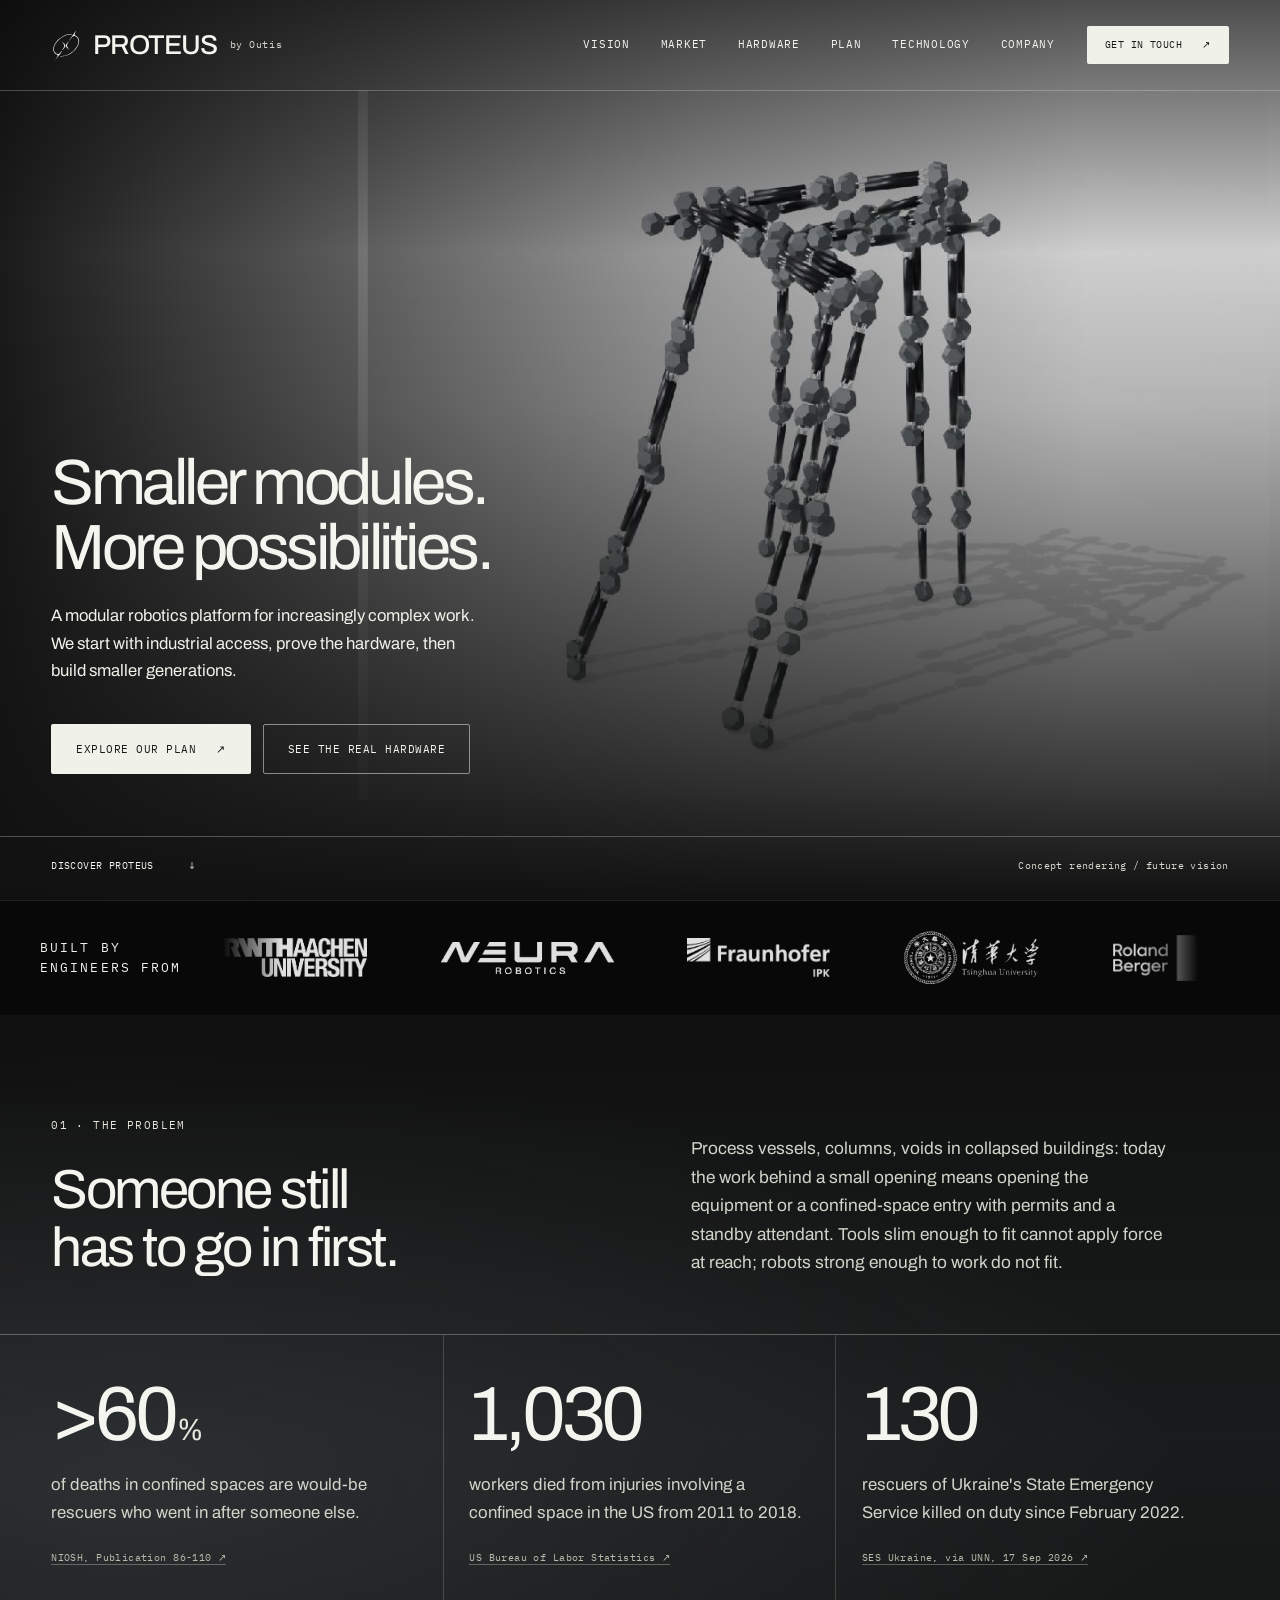
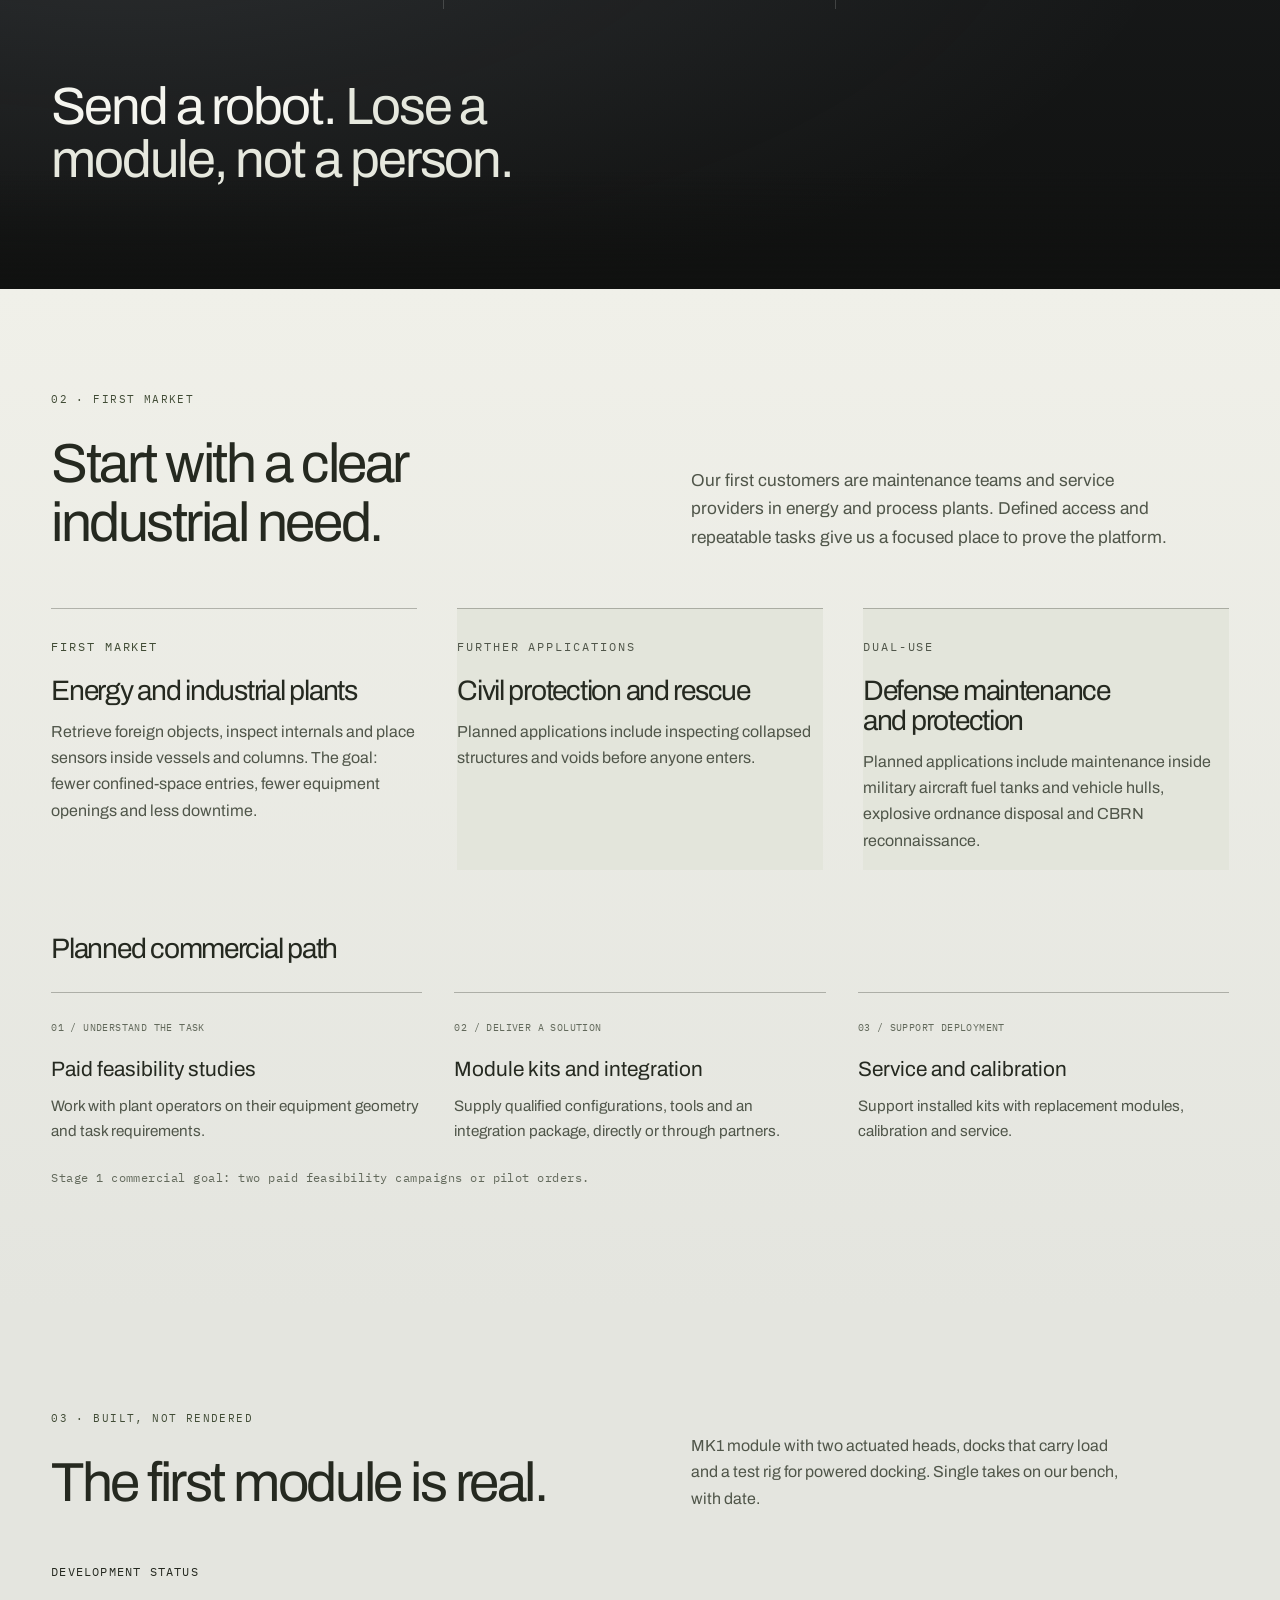
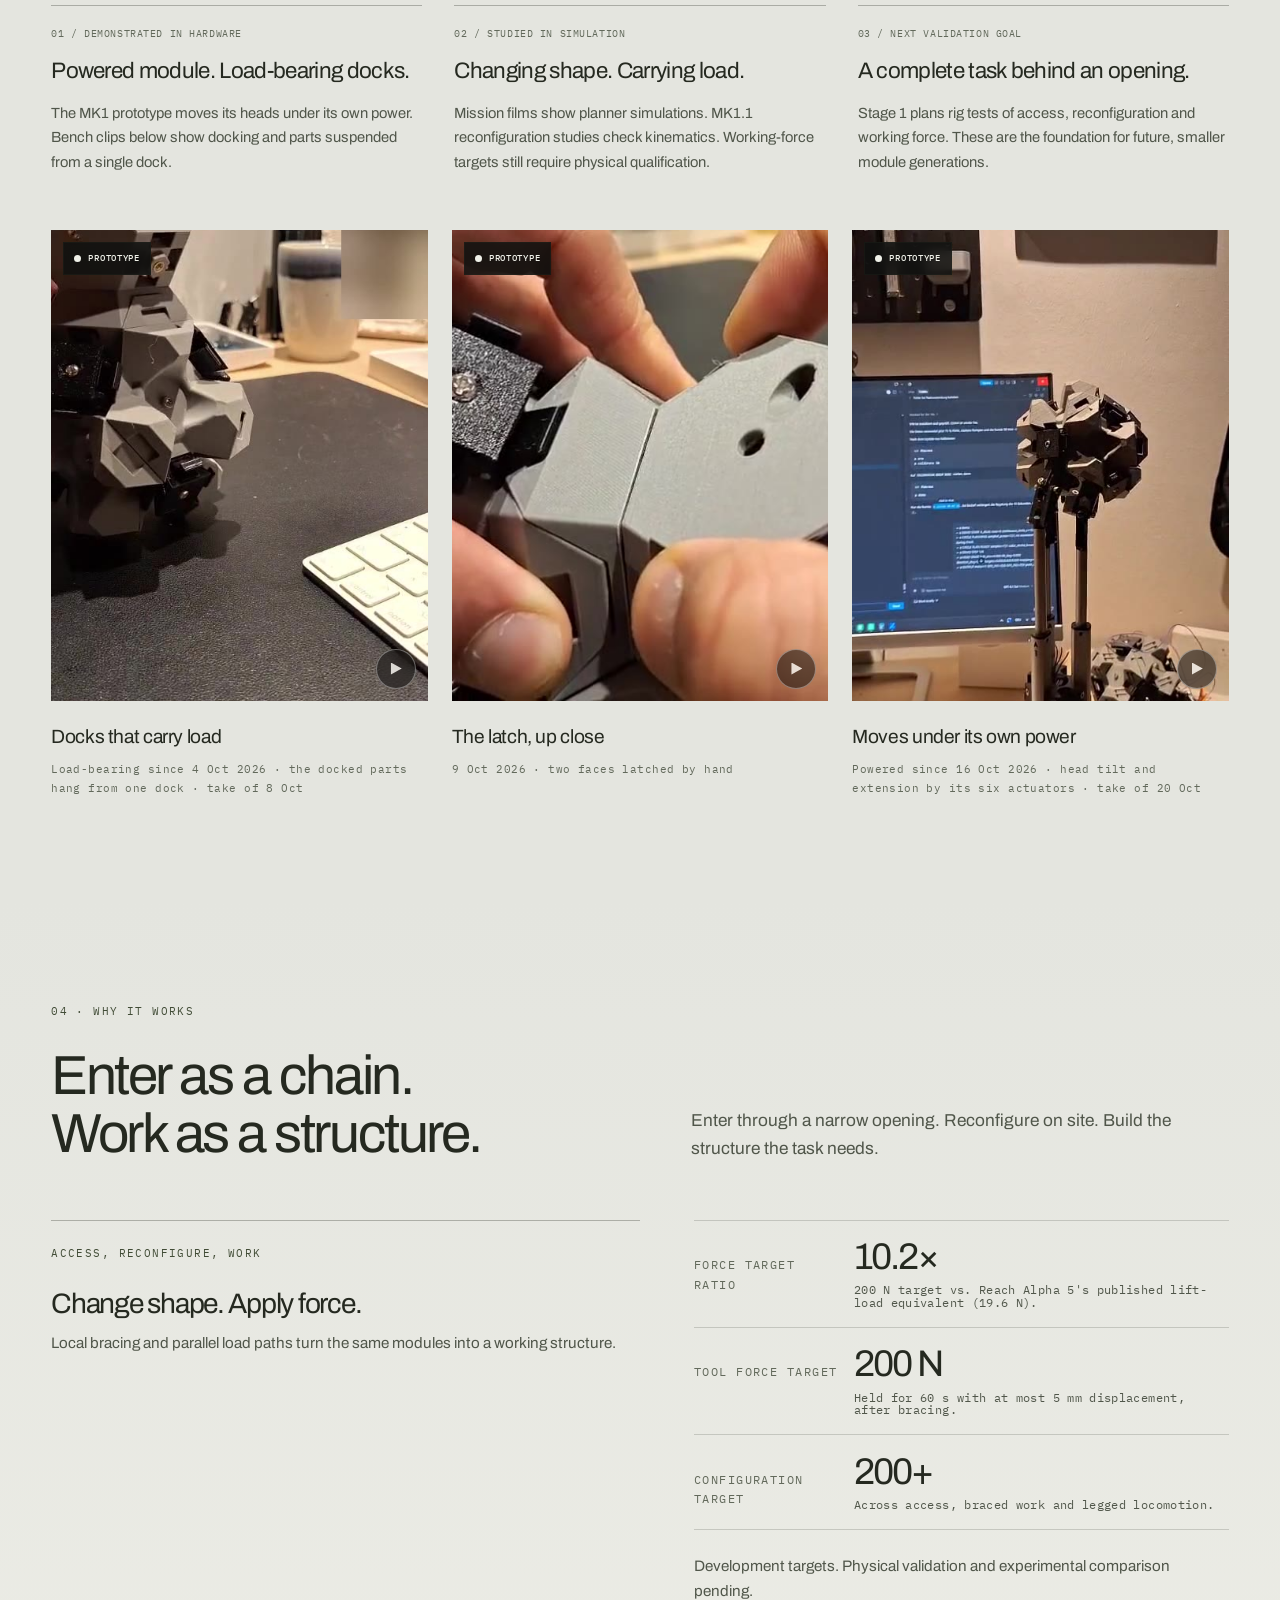
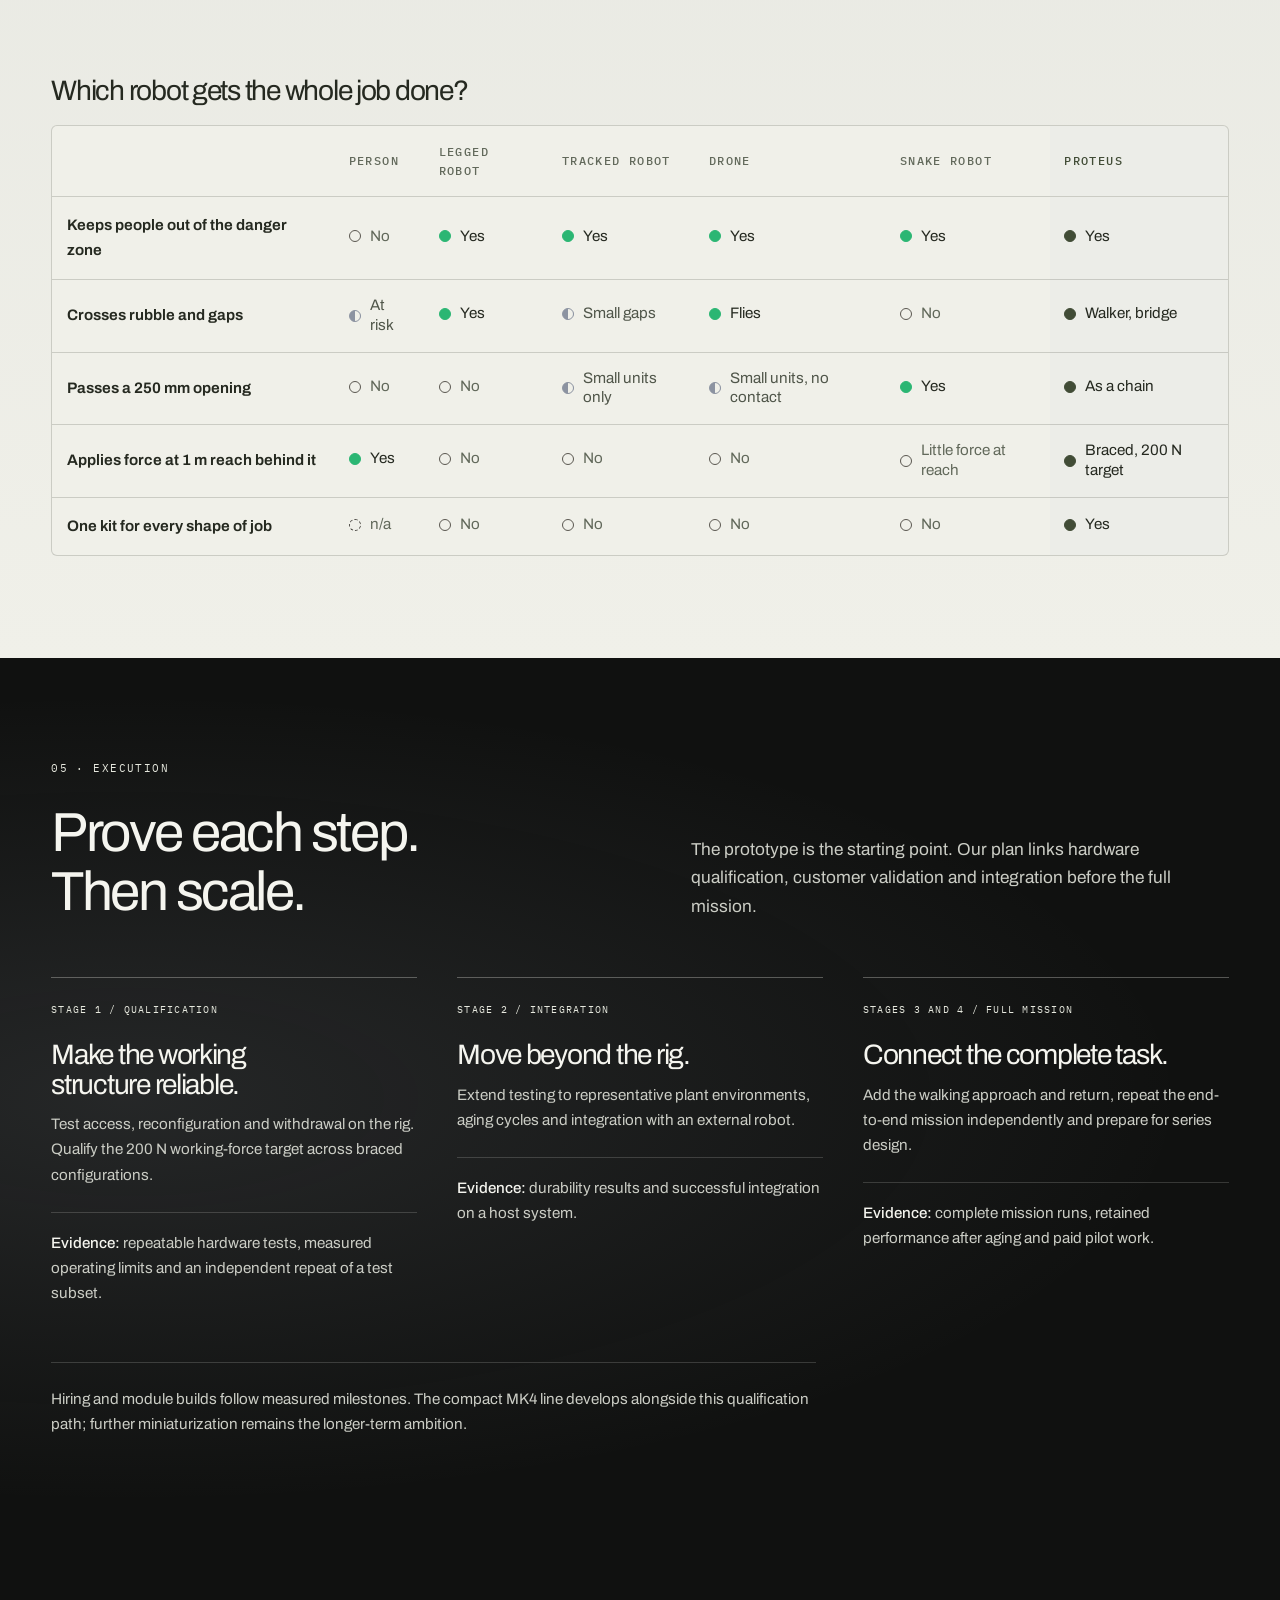
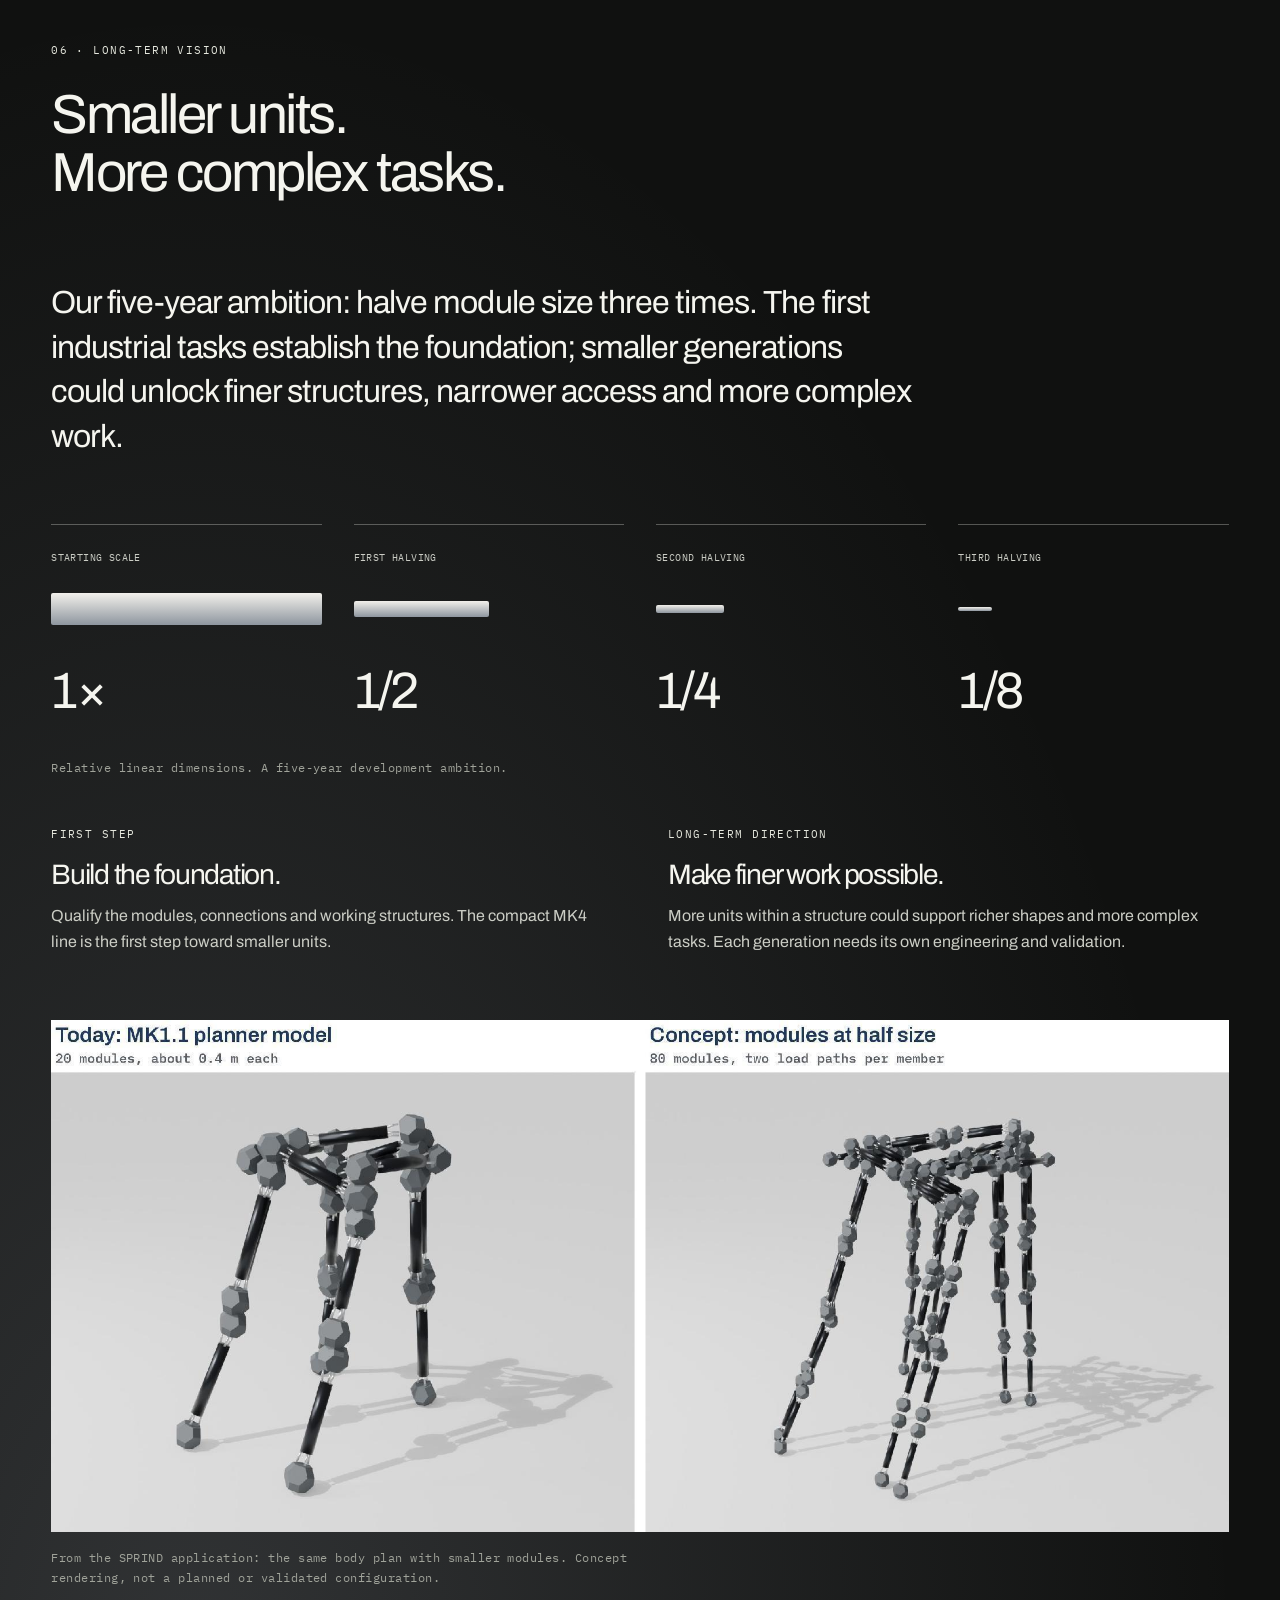
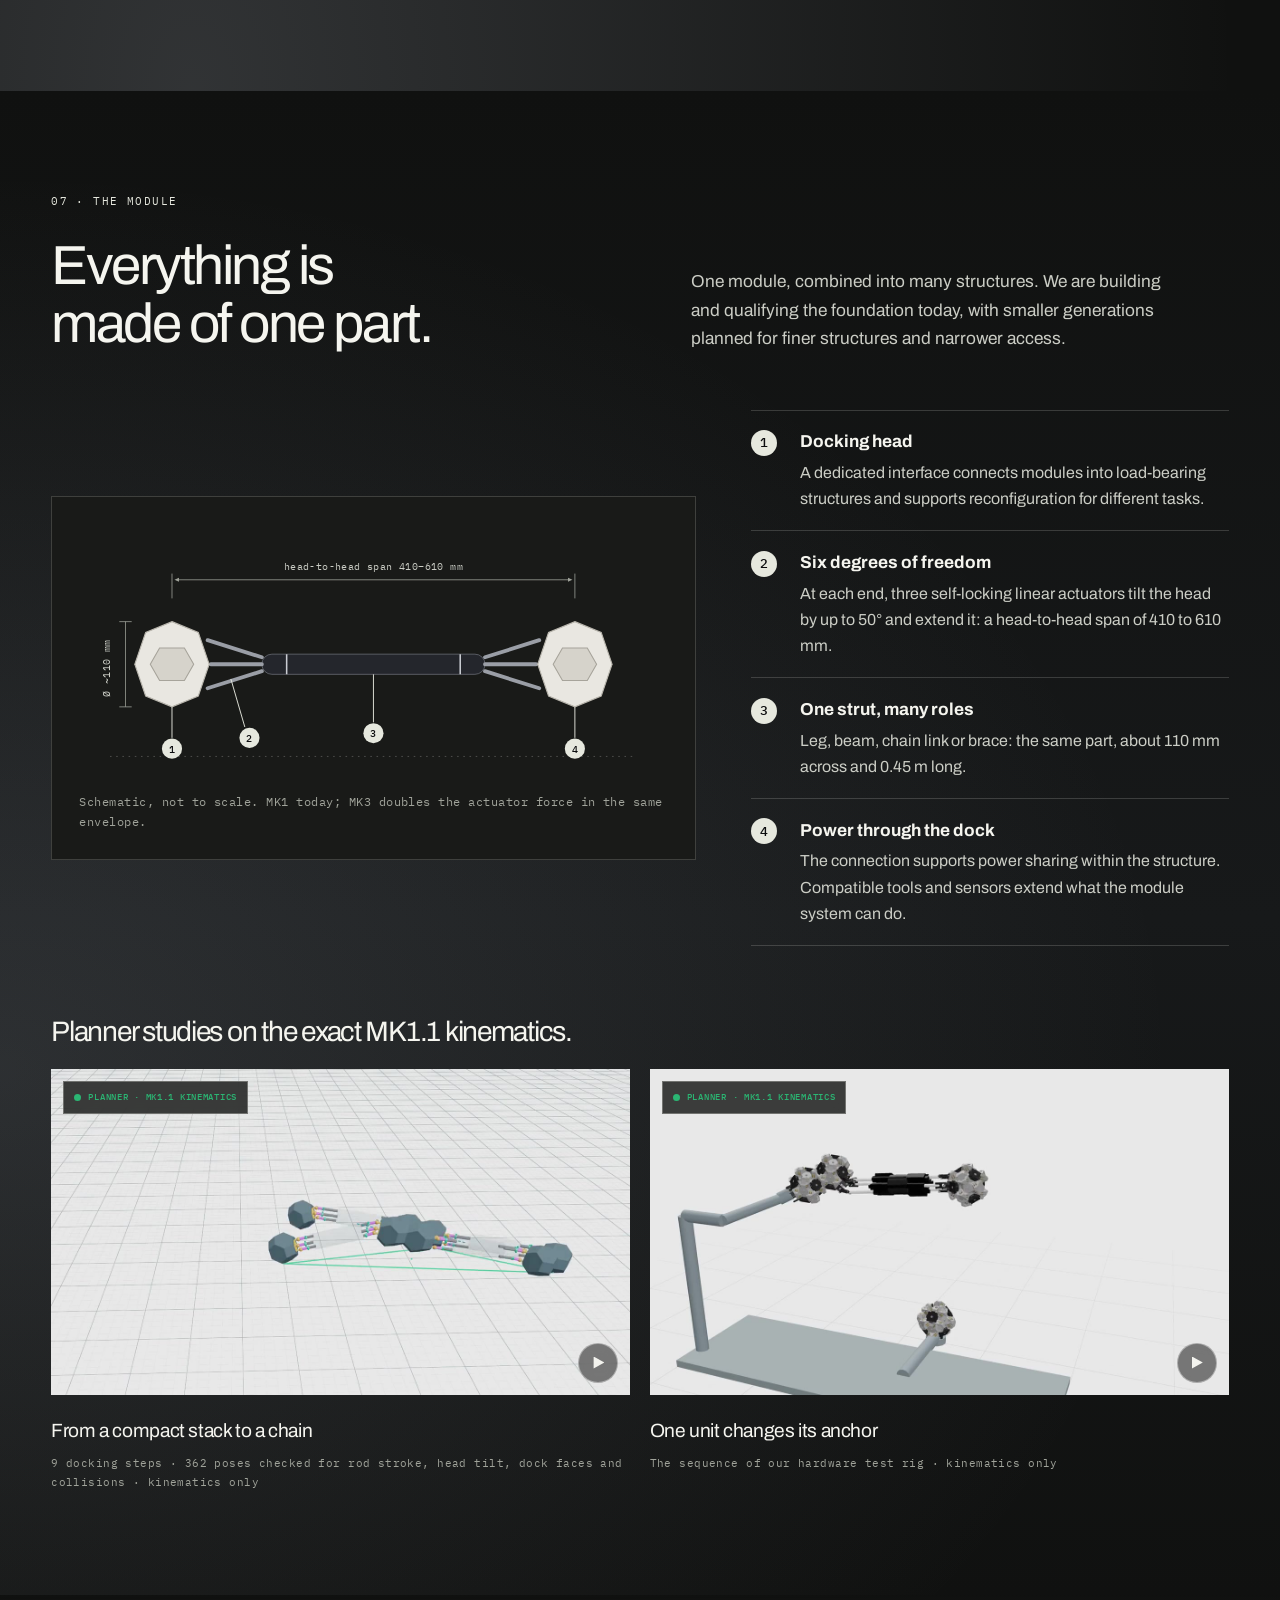
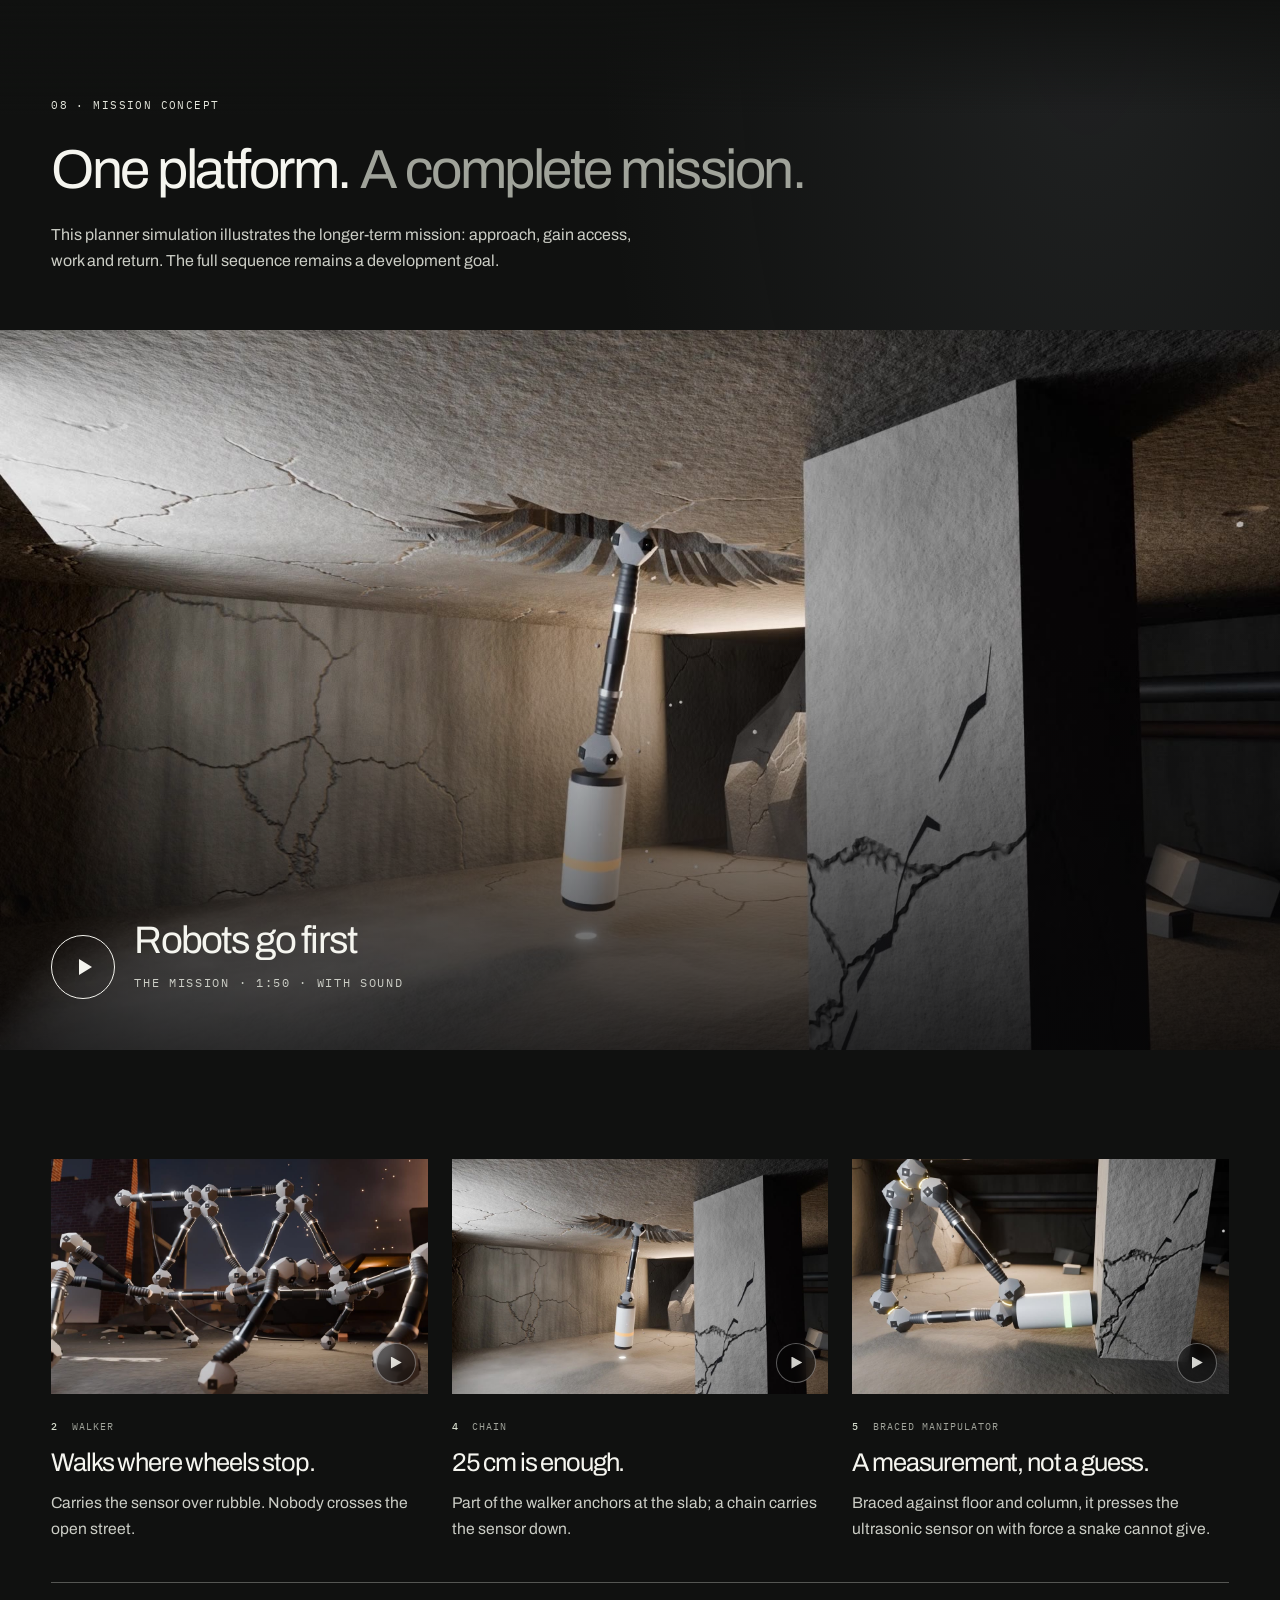
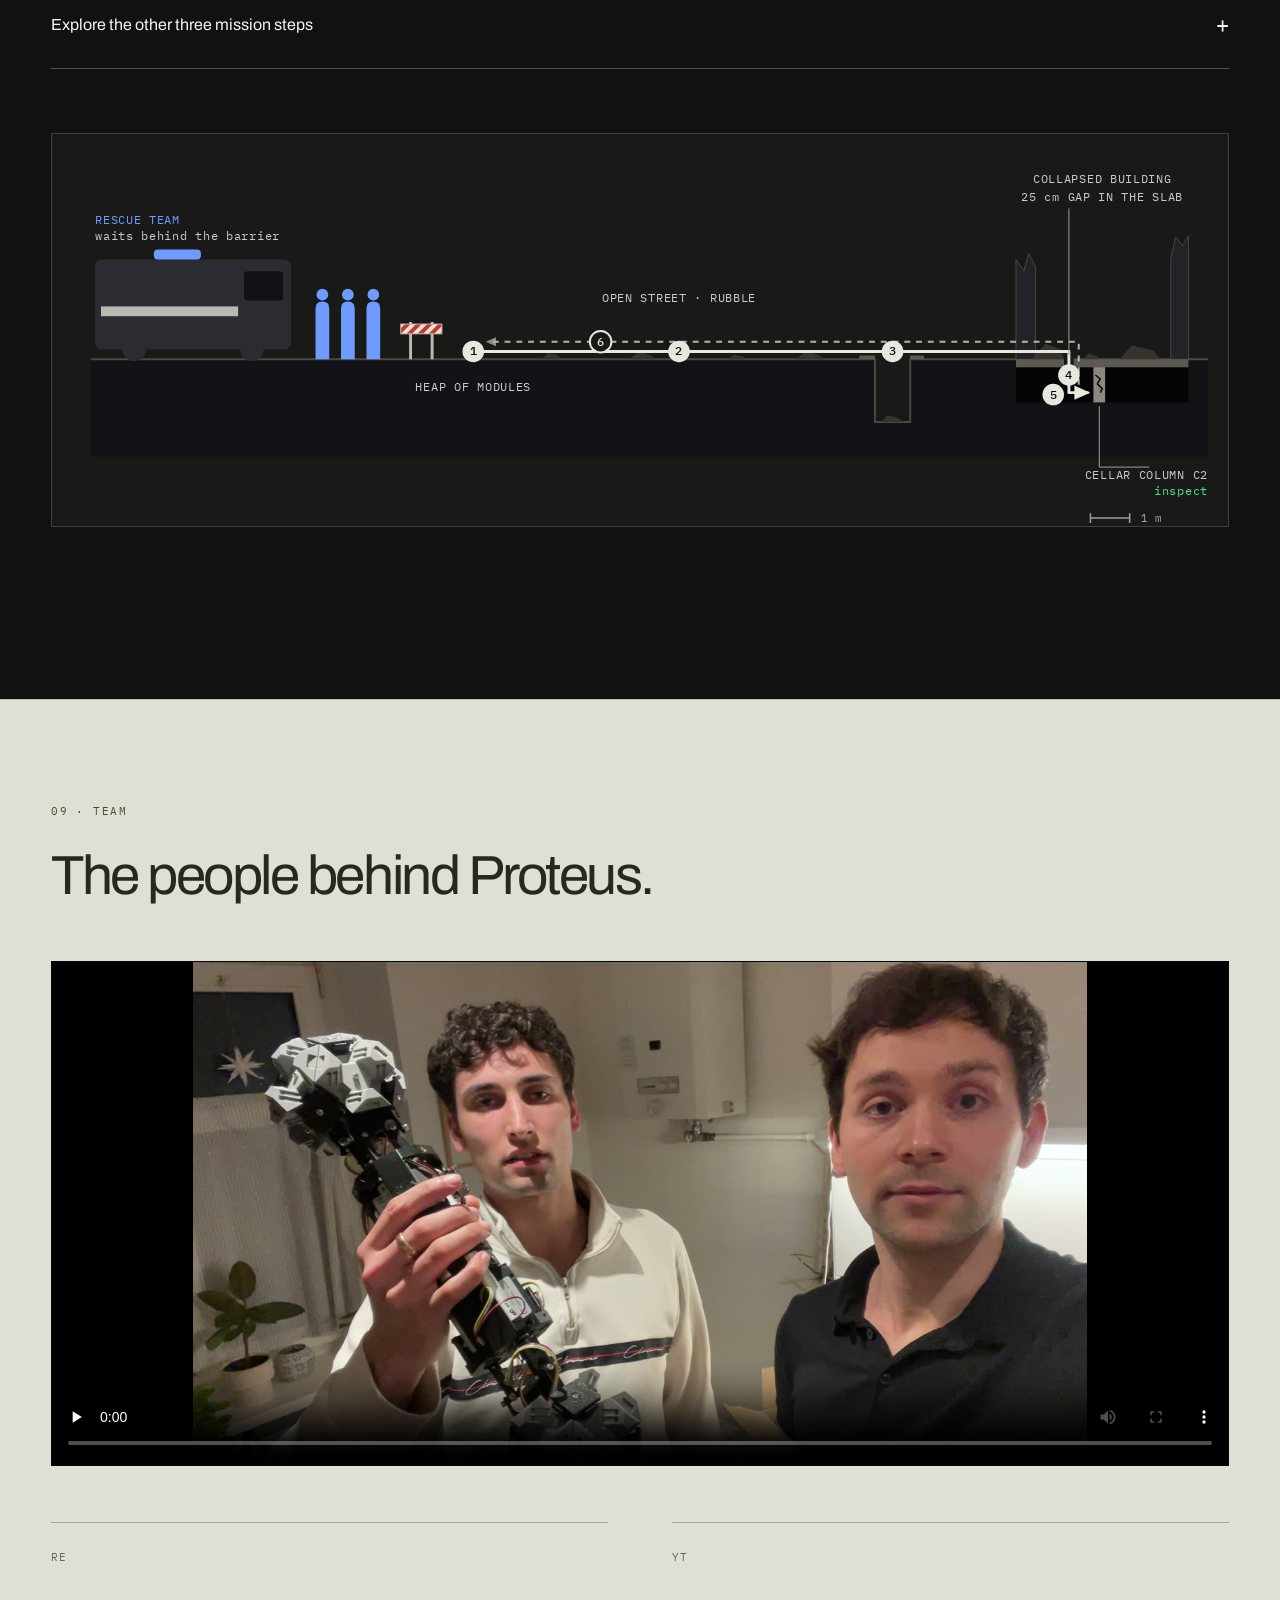
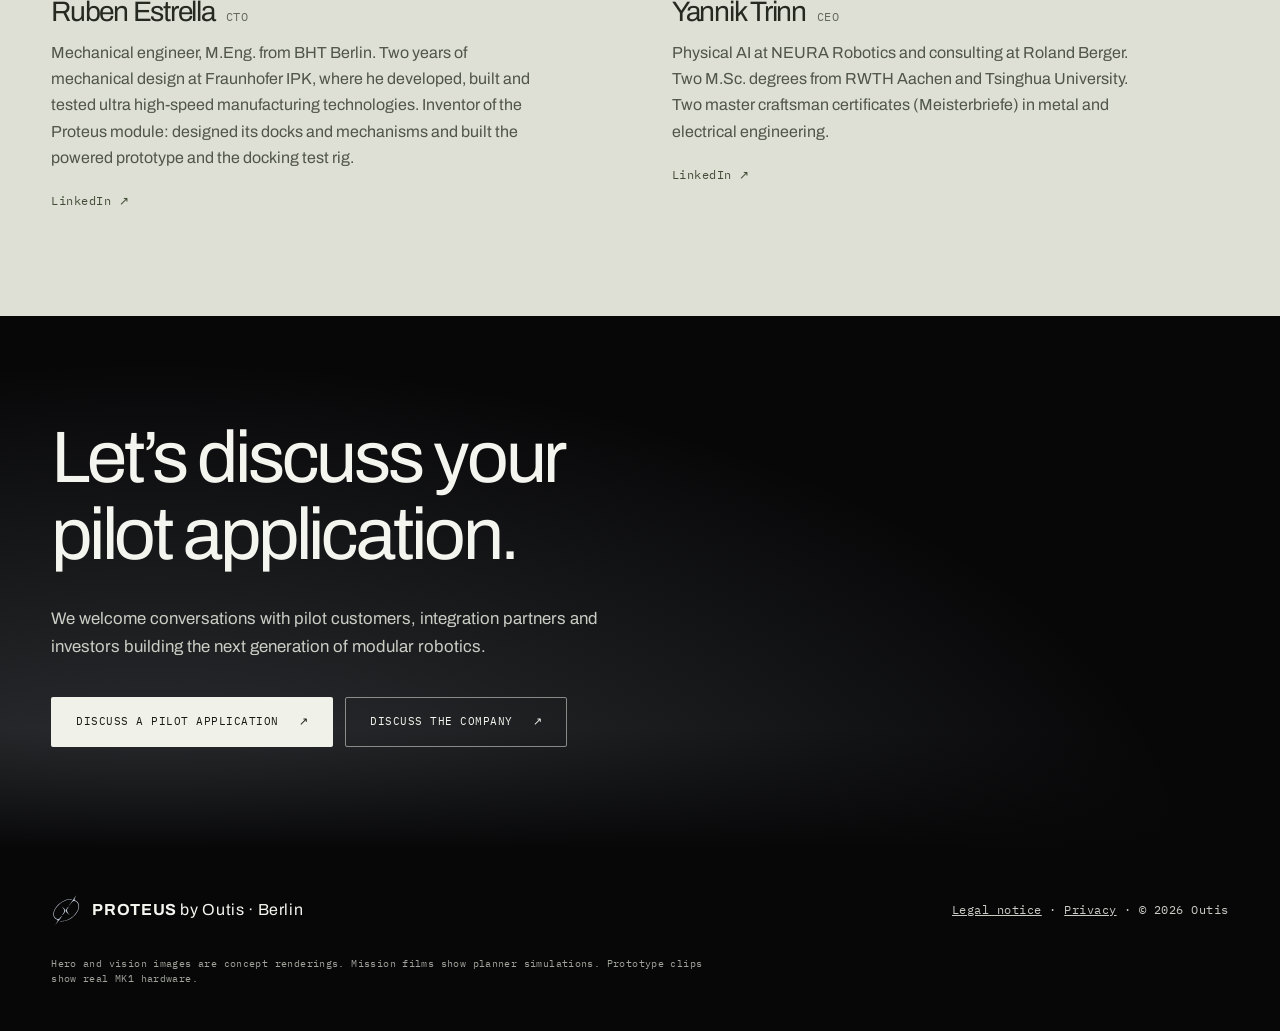
<file: index.html>
<!doctype html>
<html lang="en">
<head>
<meta charset="utf-8">
<meta name="viewport" content="width=device-width, initial-scale=1, viewport-fit=cover">
<title>PROTEUS by Outis · Smaller modules. More possibilities.</title>
<meta name="description" content="Proteus builds robots from reconfigurable modules. Our vision: smaller units, finer structures and more complex tasks, starting with work behind narrow openings.">
<meta name="robots" content="noindex">
<meta name="theme-color" content="#101110">
<meta property="og:type" content="website">
<meta property="og:site_name" content="PROTEUS by Outis">
<meta property="og:title" content="PROTEUS · Smaller modules. More possibilities.">
<meta property="og:description" content="Smaller modules. More possibilities. Our vision for reconfigurable robotics, starting with work behind narrow openings.">
<meta property="og:image" content="assets/media/vision-modules.jpg">
<meta name="twitter:card" content="summary_large_image">
<link rel="icon" href="assets/img/favicon.svg" type="image/svg+xml">
<link rel="icon" href="assets/img/favicon-32.png" sizes="32x32" type="image/png">
<link rel="apple-touch-icon" href="assets/img/apple-touch-icon.png">
<link rel="shortcut icon" href="assets/img/favicon.ico">
<link rel="preload" href="assets/fonts/archivo-latin-wdth-normal.woff2" as="font" type="font/woff2" crossorigin>
<link rel="preload" href="assets/media/vision-modules.jpg" as="image" fetchpriority="high">
<link rel="stylesheet" href="assets/css/site.css?v=19">
<link rel="stylesheet" href="assets/css/figure-study.css?v=5">
<script>document.documentElement.classList.add('js');</script>
</head>
<body>
<a class="skip" href="#main">Skip to content</a>

<header class="nav" data-nav>
  <div class="wrap nav__inner">
    <a class="brand" href="#top" aria-label="Proteus by Outis, back to top">
      <svg class="brand__mark" viewBox="60 30 560 630" aria-hidden="true"><path d="M 387 282 L 381 286 L 345 332 L 340 342 L 338 349 L 338 366 L 343 379 L 349 388 L 357 397 L 378 416 L 412 442 L 387 413 L 373 393 L 363 374 L 359 361 L 359 346 L 363 332 L 372 313 L 394 280 Z M 261 280 L 286 311 L 296 327 L 304 344 L 307 357 L 306 369 L 300 386 L 286 411 L 267 439 L 269 439 L 277 436 L 317 388 L 322 380 L 327 368 L 328 352 L 326 344 L 321 334 L 310 321 Z M 453 139 L 420 139 L 419 140 L 410 140 L 409 141 L 389 143 L 355 151 L 312 167 L 276 185 L 240 208 L 219 224 L 192 248 L 164 278 L 153 292 L 136 317 L 121 345 L 108 380 L 105 397 L 104 398 L 103 415 L 102 416 L 102 429 L 103 430 L 104 445 L 112 470 L 124 490 L 141 507 L 150 513 L 176 526 L 182 533 L 183 536 L 183 546 L 177 562 L 170 573 L 167 580 L 152 602 L 151 605 L 125 640 L 142 621 L 206 543 L 230 511 L 265 460 L 265 459 L 262 461 L 254 463 L 239 482 L 220 501 L 213 506 L 198 512 L 181 512 L 165 507 L 154 501 L 145 494 L 133 481 L 126 470 L 118 451 L 115 438 L 115 432 L 114 431 L 114 410 L 115 409 L 115 401 L 116 400 L 118 386 L 126 361 L 139 333 L 151 313 L 174 282 L 200 254 L 233 225 L 275 196 L 313 176 L 355 160 L 383 153 L 388 153 L 401 150 L 419 149 L 420 148 L 443 148 Z M 551 47 L 520 86 L 518 90 L 507 103 L 478 142 L 397 259 L 408 255 L 426 230 L 447 204 L 460 191 L 475 181 L 485 178 L 500 178 L 516 183 L 530 191 L 542 201 L 553 214 L 564 233 L 571 256 L 572 271 L 573 272 L 573 282 L 572 283 L 572 293 L 571 294 L 570 306 L 562 334 L 556 349 L 545 371 L 534 389 L 511 420 L 499 434 L 478 455 L 461 470 L 440 486 L 419 500 L 398 512 L 368 526 L 330 539 L 304 545 L 292 546 L 291 547 L 283 547 L 282 548 L 270 548 L 269 549 L 236 548 L 228 553 L 224 557 L 265 558 L 266 557 L 279 557 L 280 556 L 296 555 L 307 552 L 312 552 L 352 541 L 355 539 L 360 538 L 380 530 L 407 517 L 446 493 L 478 468 L 514 432 L 528 415 L 547 388 L 559 367 L 559 365 L 561 363 L 562 359 L 568 348 L 579 317 L 579 313 L 583 298 L 583 291 L 584 290 L 584 261 L 583 260 L 583 253 L 577 231 L 570 216 L 563 205 L 546 187 L 538 181 L 508 165 L 501 155 L 500 146 L 505 127 L 519 97 L 537 67 Z" fill="currentColor" fill-rule="evenodd"/></svg>
      <span class="brand__word">Proteus</span><span class="brand__by">by Outis</span>
    </a>
    <nav class="nav__links" id="menu" aria-label="Main">
      <a href="#vision">Vision</a>
      <a href="#first-job">Market</a>
      <a href="#built">Hardware</a>
      <a href="#execution">Plan</a>
      <a href="#physics">Technology</a>
      <a href="#team">Company</a>
    </nav>
    <a class="btn btn--accent btn--small nav__cta" href="#contact">Get in touch <span aria-hidden="true">↗</span></a>
    <button class="nav__toggle" type="button" aria-expanded="false" aria-controls="menu" data-menu-toggle>
      <span class="sr">Menu</span><span class="nav__bars" aria-hidden="true"></span>
    </button>
  </div>
</header>

<main id="main">

<!-- HERO -->
<section class="hero hero--vision" id="top" aria-labelledby="hero-title">
  <div class="hero__media hero__media--vision">
    <svg class="hero__concept" viewBox="1033 91 1012 798" role="img" aria-labelledby="hero-concept-title" preserveAspectRatio="xMidYMid meet">
      <title id="hero-concept-title">Concept rendering: a four-legged structure formed from smaller Proteus modules. Not a validated configuration.</title>
      <image href="assets/media/vision-modules.jpg" width="2045" height="889"/>
    </svg>
    <div class="hero__shade" aria-hidden="true"></div>
  </div>
  <div class="wrap hero__content">
    <h1 id="hero-title" class="display">Smaller modules.<br>More possibilities.</h1>
    <p class="lead hero__lead">A modular robotics platform for increasingly complex work. We start with industrial access, prove the hardware, then build smaller generations.</p>
    <div class="hero__actions">
      <a class="btn btn--accent" href="#execution">Explore our plan <span aria-hidden="true">&#8599;</span></a>
      <a class="btn btn--ghost" href="#built">See the real hardware</a>
    </div>
  </div>
  <div class="hero__foot wrap">
    <a class="hero__discover mono" href="#problem">Discover Proteus <span aria-hidden="true">↓</span></a>
    <span class="hero__evidence mono">Concept rendering / future vision</span>
  </div>
</section>

  <div class="logos" role="region" aria-labelledby="logos-title">
    <div class="wrap logos__inner">
    <p class="logos__label mono" id="logos-title">Built by<span>engineers from</span></p>
    <div class="logos__viewport">
      <ul class="logos__track">
        <li><img src="assets/logos/rwth.png" alt="RWTH Aachen University" width="355" height="96" style="--h:39px" decoding="async"></li>
        <li><img src="assets/logos/neura.png" alt="NEURA Robotics" width="519" height="96" style="--h:32px" decoding="async"></li>
        <li><img src="assets/logos/fraunhofer-ipk.png" alt="Fraunhofer IPK" width="352" height="96" style="--h:39px" decoding="async"></li>
        <li><img src="assets/logos/tsinghua.png" alt="Tsinghua University" width="245" height="96" style="--h:53px" decoding="async"></li>
        <li><img src="assets/logos/roland-berger.png" alt="Roland Berger" width="202" height="96" style="--h:46px" decoding="async"></li>
        <li><img src="assets/logos/viega.png" alt="Viega" width="235" height="96" style="--h:38px" decoding="async"></li>
        <li><img src="assets/logos/bht.png" alt="Berliner Hochschule für Technik" width="276" height="96" style="--h:45px" decoding="async"></li>
        <li><img src="assets/logos/hkust.png" alt="HKUST" width="306" height="96" style="--h:49px" decoding="async"></li>
        <li><img src="assets/logos/rwth-wzl.png" alt="WZL of RWTH Aachen University" width="520" height="73" style="--h:28px" decoding="async"></li>
        <li><img src="assets/logos/horvath.png" alt="Horváth" width="399" height="96" style="--h:36px" decoding="async"></li>
        <li><img src="assets/logos/antler.png" alt="Antler" width="398" height="96" style="--h:35px" decoding="async"></li>
      </ul>
      <ul class="logos__track" aria-hidden="true">
        <li><img src="assets/logos/rwth.png" alt="" width="355" height="96" style="--h:39px" decoding="async"></li>
        <li><img src="assets/logos/neura.png" alt="" width="519" height="96" style="--h:32px" decoding="async"></li>
        <li><img src="assets/logos/fraunhofer-ipk.png" alt="" width="352" height="96" style="--h:39px" decoding="async"></li>
        <li><img src="assets/logos/tsinghua.png" alt="" width="245" height="96" style="--h:53px" decoding="async"></li>
        <li><img src="assets/logos/roland-berger.png" alt="" width="202" height="96" style="--h:46px" decoding="async"></li>
        <li><img src="assets/logos/viega.png" alt="" width="235" height="96" style="--h:38px" decoding="async"></li>
        <li><img src="assets/logos/bht.png" alt="" width="276" height="96" style="--h:45px" decoding="async"></li>
        <li><img src="assets/logos/hkust.png" alt="" width="306" height="96" style="--h:49px" decoding="async"></li>
        <li><img src="assets/logos/rwth-wzl.png" alt="" width="520" height="73" style="--h:28px" decoding="async"></li>
        <li><img src="assets/logos/horvath.png" alt="" width="399" height="96" style="--h:36px" decoding="async"></li>
        <li><img src="assets/logos/antler.png" alt="" width="398" height="96" style="--h:35px" decoding="async"></li>
      </ul>
    </div>
  </div>
  </div>


<!-- PROBLEM -->
<section class="stakes" id="problem" aria-labelledby="stakes-title">
  <div class="wrap section-head section-head--split" data-reveal>
    <div>
      <p class="eyebrow">01 · The problem</p>
      <h2 id="stakes-title" class="h2">Someone still has to go in first.</h2>
    </div>
    <p class="lead">Process vessels, columns, voids in collapsed buildings: today the work behind a small opening means opening the equipment or a confined-space entry with permits and a standby attendant. Tools slim enough to fit cannot apply force at reach; robots strong enough to work do not fit.</p>
  </div>
  <div class="wrap stakes__grid">
    <figure class="stake" data-reveal>
      <p class="stake__value">&gt;60<span>%</span></p>
      <figcaption>
        <p>of deaths in confined spaces are would-be rescuers who went in after someone else.</p>
        <a class="stake__src mono" href="https://stacks.cdc.gov/view/cdc/209448/cdc_209448_DS1.pdf" target="_blank" rel="noopener">NIOSH, Publication 86-110 ↗</a>
      </figcaption>
    </figure>
    <figure class="stake" data-reveal>
      <p class="stake__value">1,030</p>
      <figcaption>
        <p>workers died from injuries involving a confined space in the US from 2011 to 2018.</p>
        <a class="stake__src mono" href="https://www.bls.gov/iif/factsheets/fatal-occupational-injuries-confined-spaces-2011-19.htm" target="_blank" rel="noopener">US Bureau of Labor Statistics ↗</a>
      </figcaption>
    </figure>
    <figure class="stake" data-reveal>
      <p class="stake__value">130</p>
      <figcaption>
        <p>rescuers of Ukraine's State Emergency Service killed on duty since February 2022.</p>
        <a class="stake__src mono" href="https://unn.ua/en/news/on-rescuers-day-the-state-emergency-service-honored-130-colleagues-who-died-during-the-full-scale-war" target="_blank" rel="noopener">SES Ukraine, via UNN, 17 Sep 2026 ↗</a>
      </figcaption>
    </figure>
  </div>
  <div class="wrap stakes__line" data-reveal>
    <p class="stakes__punch">Send a robot. <em>Lose a module, not a person.</em></p>
  </div>
</section>

<!-- FIRST JOB -->
<section class="paper firstjob" id="first-job" aria-labelledby="fj-title">
  <span id="market" aria-hidden="true"></span>
  <div class="wrap section-head section-head--split" data-reveal>
    <div>
      <p class="eyebrow">02 · First market</p>
      <h2 id="fj-title" class="h2">Start with a clear industrial need.</h2>
    </div>
    <p class="lead">Our first customers are maintenance teams and service providers in energy and process plants. Defined access and repeatable tasks give us a focused place to prove the platform.</p>
  </div>
  <div class="wrap theaters__grid">
    <article class="theater theater--first" data-reveal>
      <p class="theater__step mono">First market</p>
      <h3 class="h3">Energy and industrial plants</h3>
      <p>Retrieve foreign objects, inspect internals and place sensors inside vessels and columns. The goal: fewer confined-space entries, fewer equipment openings and less downtime.</p>
    </article>
    <article class="theater" data-reveal>
      <p class="theater__step mono">Further applications</p>
      <h3 class="h3">Civil protection and rescue</h3>
      <p>Planned applications include inspecting collapsed structures and voids before anyone enters.</p>
    </article>
    <article class="theater" data-reveal>
      <p class="theater__step mono">Dual-use</p>
      <h3 class="h3">Defense maintenance and protection</h3>
      <p>Planned applications include maintenance inside military aircraft fuel tanks and vehicle hulls, explosive ordnance disposal and CBRN reconnaissance.</p>
    </article>
  </div>

  <div class="wrap commercial" aria-labelledby="commercial-title">
    <h3 class="h3" id="commercial-title">Planned commercial path</h3>
    <ol class="commercial__steps">
      <li><span class="mono">01 / Understand the task</span><h4>Paid feasibility studies</h4><p>Work with plant operators on their equipment geometry and task requirements.</p></li>
      <li><span class="mono">02 / Deliver a solution</span><h4>Module kits and integration</h4><p>Supply qualified configurations, tools and an integration package, directly or through partners.</p></li>
      <li><span class="mono">03 / Support deployment</span><h4>Service and calibration</h4><p>Support installed kits with replacement modules, calibration and service.</p></li>
    </ol>
    <p class="commercial__note mono">Stage 1 commercial goal: two paid feasibility campaigns or pilot orders.</p>
  </div>
</section>


<!-- BUILT -->
<section class="paper built" id="built" aria-labelledby="built-title">
  <div class="wrap built__head" data-reveal>
    <div>
      <p class="eyebrow">03 · Built, not rendered</p>
      <h2 id="built-title" class="h2">The first module is real.</h2>
    </div>
    <p class="lead">MK1 module with two actuated heads, docks that carry load and a test rig for powered docking. Single takes on our bench, with date.</p>
  </div>
  <div class="wrap development" id="development" role="region" aria-labelledby="development-title">
    <h3 class="development__heading mono" id="development-title">Development status</h3>
    <div class="development__grid">
      <article class="development__item">
        <p class="development__label mono">01 / Demonstrated in hardware</p>
        <h4>Powered module. Load-bearing docks.</h4>
        <p>The MK1 prototype moves its heads under its own power. Bench clips below show docking and parts suspended from a single dock.</p>
      </article>
      <article class="development__item">
        <p class="development__label mono">02 / Studied in simulation</p>
        <h4>Changing shape. Carrying load.</h4>
        <p>Mission films show planner simulations. MK1.1 reconfiguration studies check kinematics. Working-force targets still require physical qualification.</p>
      </article>
      <article class="development__item">
        <p class="development__label mono">03 / Next validation goal</p>
        <h4>A complete task behind an opening.</h4>
          <p>Stage 1 plans rig tests of access, reconfiguration and working force. These are the foundation for future, smaller module generations.</p>
      </article>
    </div>
  </div>
  <div class="wrap built__clips">
    <figure class="clip" data-reveal>
      <div class="clip__media">
        <video muted loop playsinline preload="none" poster="assets/media/lab-hang.jpg" data-src="assets/media/lab-hang.mp4" aria-label="Prototype: docked parts hang from a single dock."></video>
        <span class="badge badge--proto">Prototype</span>
        <button class="media-toggle" type="button" aria-label="Play or pause"><span aria-hidden="true"></span></button>
      </div>
      <figcaption><strong>Docks that carry load</strong><span class="mono">Load-bearing since 4 Oct 2026 · the docked parts hang from one dock · take of 8 Oct</span></figcaption>
    </figure>
    <figure class="clip" data-reveal>
      <div class="clip__media">
        <video muted loop playsinline preload="none" poster="assets/media/prototype-latch.jpg" data-src="assets/media/prototype-latch.mp4" aria-label="Prototype: two printed faces are brought together and latch."></video>
        <span class="badge badge--proto">Prototype</span>
        <button class="media-toggle" type="button" aria-label="Play or pause"><span aria-hidden="true"></span></button>
      </div>
      <figcaption><strong>The latch, up close</strong><span class="mono">9 Oct 2026 · two faces latched by hand</span></figcaption>
    </figure>
    <figure class="clip" data-reveal>
      <div class="clip__media">
        <video muted loop playsinline preload="none" poster="assets/media/lab-powered.jpg" data-src="assets/media/lab-powered.mp4" aria-label="Prototype: the module tilts and extends its head with its own linear actuators."></video>
        <span class="badge badge--proto">Prototype</span>
        <button class="media-toggle" type="button" aria-label="Play or pause"><span aria-hidden="true"></span></button>
      </div>
      <figcaption><strong>Moves under its own power</strong><span class="mono">Powered since 16 Oct 2026 · head tilt and extension by its six actuators · take of 20 Oct</span></figcaption>
    </figure>
  </div>
</section>

<!-- PHYSICS -->
<section class="paper physics" id="physics" aria-labelledby="physics-title">
  <span id="how" aria-hidden="true"></span>
  <div class="wrap section-head section-head--split" data-reveal>
    <div>
      <p class="eyebrow">04 · Why it works</p>
      <h2 id="physics-title" class="h2">Enter as a chain. Work as a structure.</h2>
    </div>
    <p class="lead">Enter through a narrow opening. Reconfigure on site. Build the structure the task needs.</p>
  </div>
  <div class="wrap physics__grid">
    <div class="force-principle" data-reveal>
      <p class="eyebrow">Access, reconfigure, work</p>
      <h3 class="h3">Change shape. Apply force.</h3>
      <p>Local bracing and parallel load paths turn the same modules into a working structure.</p>
    </div>
    <div class="physics__nums" data-reveal>
      <dl class="stats stats--paper">
        <div><dt class="mono">Force target ratio</dt><dd>10.2&times; <small>200 N target vs. Reach Alpha 5's published lift-load equivalent (19.6 N).</small></dd></div>
        <div><dt class="mono">Tool force target</dt><dd>200 N <small>Held for 60 s with at most 5 mm displacement, after bracing.</small></dd></div>
        <div><dt class="mono">Configuration target</dt><dd>200+ <small>Across access, braced work and legged locomotion.</small></dd></div>
      </dl>
      <p class="force-note">Development targets. Physical validation and experimental comparison pending.</p>
    </div>
  </div>
  <div class="wrap">
    <div class="technical-details">
<div class="shift__matrix">
    <h3 class="h3">Which robot gets the whole job done?</h3>
    <div class="matrix-scroll" role="region" aria-label="Capability comparison" tabindex="0">
      <table class="matrix">
        <caption class="sr">What each option can do in the mission, our assessment</caption>
        <thead><tr><th scope="col"><span class="sr">Mission step</span></th><th scope="col">Person</th><th scope="col">Legged robot</th><th scope="col">Tracked robot</th><th scope="col">Drone</th><th scope="col">Snake robot</th><th scope="col" class="is-us">Proteus</th></tr></thead>
        <tbody>
          <tr><th scope="row">Keeps people out of the danger zone</th><td><span class="cap cap--no">No</span></td><td><span class="cap cap--yes">Yes</span></td><td><span class="cap cap--yes">Yes</span></td><td><span class="cap cap--yes">Yes</span></td><td><span class="cap cap--yes">Yes</span></td><td class="is-us"><span class="cap cap--yes">Yes</span></td></tr>
          <tr><th scope="row">Crosses rubble and gaps</th><td><span class="cap cap--part">At risk</span></td><td><span class="cap cap--yes">Yes</span></td><td><span class="cap cap--part">Small gaps</span></td><td><span class="cap cap--yes">Flies</span></td><td><span class="cap cap--no">No</span></td><td class="is-us"><span class="cap cap--yes">Walker, bridge</span></td></tr>
          <tr><th scope="row">Passes a 250 mm opening</th><td><span class="cap cap--no">No</span></td><td><span class="cap cap--no">No</span></td><td><span class="cap cap--part">Small units only</span></td><td><span class="cap cap--part">Small units, no contact</span></td><td><span class="cap cap--yes">Yes</span></td><td class="is-us"><span class="cap cap--yes">As a chain</span></td></tr>
          <tr><th scope="row">Applies force at 1 m reach behind it</th><td><span class="cap cap--yes">Yes</span></td><td><span class="cap cap--no">No</span></td><td><span class="cap cap--no">No</span></td><td><span class="cap cap--no">No</span></td><td><span class="cap cap--no">Little force at reach</span></td><td class="is-us"><span class="cap cap--yes">Braced, 200 N target</span></td></tr>
          <tr><th scope="row">One kit for every shape of job</th><td><span class="cap cap--none">n/a</span></td><td><span class="cap cap--no">No</span></td><td><span class="cap cap--no">No</span></td><td><span class="cap cap--no">No</span></td><td><span class="cap cap--no">No</span></td><td class="is-us"><span class="cap cap--yes">Yes</span></td></tr>
        </tbody>
      </table>
    </div>
    <p class="matrix__hint mono">Swipe to compare all options →</p>
  </div>
    </div>
  </div>
</section>

<!-- EXECUTION -->
<section class="execution" id="execution" aria-labelledby="execution-title">
  <div class="wrap section-head section-head--split" data-reveal>
    <div><p class="eyebrow">05 &middot; Execution</p><h2 class="h2" id="execution-title">Prove each step.<br>Then scale.</h2></div>
    <p class="lead">The prototype is the starting point. Our plan links hardware qualification, customer validation and integration before the full mission.</p>
  </div>
  <div class="wrap">
    <ol class="execution__steps">
      <li data-reveal><p class="eyebrow">Stage 1 / Qualification</p><h3 class="h3">Make the working structure reliable.</h3><p>Test access, reconfiguration and withdrawal on the rig. Qualify the 200 N working-force target across braced configurations.</p><p class="execution__proof"><b>Evidence:</b> repeatable hardware tests, measured operating limits and an independent repeat of a test subset.</p></li>
      <li data-reveal><p class="eyebrow">Stage 2 / Integration</p><h3 class="h3">Move beyond the rig.</h3><p>Extend testing to representative plant environments, aging cycles and integration with an external robot.</p><p class="execution__proof"><b>Evidence:</b> durability results and successful integration on a host system.</p></li>
      <li data-reveal><p class="eyebrow">Stages 3 and 4 / Full mission</p><h3 class="h3">Connect the complete task.</h3><p>Add the walking approach and return, repeat the end-to-end mission independently and prepare for series design.</p><p class="execution__proof"><b>Evidence:</b> complete mission runs, retained performance after aging and paid pilot work.</p></li>
    </ol>
    <p class="execution__gate">Hiring and module builds follow measured milestones. The compact MK4 line develops alongside this qualification path; further miniaturization remains the longer-term ambition.</p>
  </div>
</section>

<!-- MISSION AND VISION -->
<section class="vision" id="vision" aria-labelledby="vision-title">
  <span id="progress" aria-hidden="true"></span>
  <div class="wrap section-head" data-reveal>
    <p class="eyebrow">06 · Long-term vision</p>
    <h2 id="vision-title" class="h2 vision__title">Smaller units.<br>More complex tasks.</h2>
  </div>
  <div class="wrap" data-reveal>
    <p class="vision__statement">Our five-year ambition: halve module size three times. The first industrial tasks establish the foundation; smaller generations could unlock finer structures, narrower access and more complex work.</p>
    <figure class="vision-scale" aria-labelledby="vision-scale-caption">
      <ol class="vision-scale__steps">
        <li style="--scale:1"><span class="mono">Starting scale</span><div class="vision-scale__space" aria-hidden="true"><span class="vision-scale__bar"></span></div><strong>1&times;</strong></li>
        <li style="--scale:.5"><span class="mono">First halving</span><div class="vision-scale__space" aria-hidden="true"><span class="vision-scale__bar"></span></div><strong>1/2</strong></li>
        <li style="--scale:.25"><span class="mono">Second halving</span><div class="vision-scale__space" aria-hidden="true"><span class="vision-scale__bar"></span></div><strong>1/4</strong></li>
        <li style="--scale:.125"><span class="mono">Third halving</span><div class="vision-scale__space" aria-hidden="true"><span class="vision-scale__bar"></span></div><strong>1/8</strong></li>
      </ol>
      <figcaption class="mono" id="vision-scale-caption">Relative linear dimensions. A five-year development ambition.</figcaption>
    </figure>
    <div class="vision__path">
      <div><p class="eyebrow">First step</p><h3 class="h3">Build the foundation.</h3><p>Qualify the modules, connections and working structures. The compact MK4 line is the first step toward smaller units.</p></div>
      <div><p class="eyebrow">Long-term direction</p><h3 class="h3">Make finer work possible.</h3><p>More units within a structure could support richer shapes and more complex tasks. Each generation needs its own engineering and validation.</p></div>
    </div>
    <figure class="vision__render">
      <img src="assets/media/vision-modules.jpg" width="2045" height="889" loading="lazy" alt="Current planner model with 20 modules beside a concept using 80 modules at half size in the same four-legged body plan.">
      <figcaption class="mono">From the SPRIND application: the same body plan with smaller modules. Concept rendering, not a planned or validated configuration.</figcaption>
    </figure>
  </div>
</section>

<!-- MODULE -->
<section class="module" id="module" aria-labelledby="module-title">
  <div class="wrap section-head section-head--split" data-reveal>
    <div>
      <p class="eyebrow">07 · The module</p>
      <h2 id="module-title" class="h2">Everything is made of one part.</h2>
    </div>
    <p class="lead">One module, combined into many structures. We are building and qualifying the foundation today, with smaller generations planned for finer structures and narrower access.</p>
  </div>
  <div class="wrap module__grid">
    <figure class="drawing" data-reveal>
      <svg class="drawing__svg" viewBox="0 0 760 330" role="img" aria-labelledby="drawing-title">
        <title id="drawing-title">Side view of one Proteus module: a slim strut with a docking head at each end, three linear actuators per end, numbered callouts 1 to 4.</title>
        <defs>
          <marker id="arr" viewBox="0 0 10 10" refX="5" refY="5" markerWidth="7" markerHeight="7" orient="auto-start-reverse"><path d="M0 1 9 5 0 9z" fill="currentColor"/></marker>
        </defs>
        <g class="dw-grid" aria-hidden="true">
          <path d="M40 300H720"/>
        </g>
        <!-- dimension: span -->
        <g class="dw-dim">
          <path d="M120 64v32M640 64v32"/>
          <path d="M126 72H634" marker-start="url(#arr)" marker-end="url(#arr)"/>
          <text x="380" y="60" text-anchor="middle">head-to-head span 410–610 mm</text>
        </g>
        <!-- strut -->
        <g class="dw-strut">
          <rect x="236" y="168" width="288" height="26" rx="13"/>
          <path class="dw-ring" d="M268 168v26M492 168v26"/>
        </g>
        <!-- actuators left -->
        <g class="dw-act">
          <path d="M236 172 166 150M236 190 166 212M236 181 170 181"/>
          <path d="M524 172 594 150M524 190 594 212M524 181 590 181"/>
        </g>
        <!-- heads: truncated octahedron silhouettes -->
        <g class="dw-head">
          <path d="M120 126 154 140 168 181 154 222 120 236 86 222 72 181 86 140z"/>
          <path class="dw-face" d="M104 160h32l12 21-12 21h-32l-12-21z"/>
          <path d="M640 126 674 140 688 181 674 222 640 236 606 222 592 181 606 140z"/>
          <path class="dw-face" d="M624 160h32l12 21-12 21h-32l-12-21z"/>
        </g>
        <!-- diameter -->
        <g class="dw-dim">
          <path d="M60 126v110"/>
          <path d="M52 126h16M52 236h16"/>
          <text x="40" y="186" text-anchor="middle" transform="rotate(-90 40 186)">Ø ~110 mm</text>
        </g>
        <!-- callouts -->
        <g class="dw-call">
          <path d="M120 236v40"/><circle cx="120" cy="290" r="13"/><text x="120" y="295" text-anchor="middle">1</text>
          <path d="M196 200 214 262"/><circle cx="220" cy="276" r="13"/><text x="220" y="281" text-anchor="middle">2</text>
          <path d="M380 194v62"/><circle cx="380" cy="270" r="13"/><text x="380" y="275" text-anchor="middle">3</text>
          <path d="M640 236v40"/><circle cx="640" cy="290" r="13"/><text x="640" y="295" text-anchor="middle">4</text>
        </g>
      </svg>
      <figcaption class="mono">Schematic, not to scale. MK1 today; MK3 doubles the actuator force in the same envelope.</figcaption>
    </figure>
    <ol class="specs" data-reveal>
      <li><b>Docking head</b><span>A dedicated interface connects modules into load-bearing structures and supports reconfiguration for different tasks.</span></li>
      <li><b>Six degrees of freedom</b><span>At each end, three self-locking linear actuators tilt the head by up to 50° and extend it: a head-to-head span of 410 to 610 mm.</span></li>
      <li><b>One strut, many roles</b><span>Leg, beam, chain link or brace: the same part, about 110 mm across and 0.45 m long.</span></li>
      <li><b>Power through the dock</b><span>The connection supports power sharing within the structure. Compatible tools and sensors extend what the module system can do.</span></li>
    </ol>
  </div>
  <div class="wrap studies" id="studies">
    <h3 class="h3 studies__title" data-reveal>Planner studies on the exact MK1.1 kinematics.</h3>
    <div class="studies__grid">
      <figure class="clip" data-reveal>
        <div class="clip__media clip__media--wide">
          <video muted loop playsinline preload="none" poster="assets/media/lab-stack-to-chain.jpg" data-src="assets/media/lab-stack-to-chain.mp4" aria-label="Planner playback: four units turn a compact stack into a chain."></video>
          <span class="badge badge--ok">Planner · MK1.1 kinematics</span>
          <button class="media-toggle" type="button" aria-label="Play or pause"><span aria-hidden="true"></span></button>
        </div>
        <figcaption><strong>From a compact stack to a chain</strong><span class="mono">9 docking steps · 362 poses checked for rod stroke, head tilt, dock faces and collisions · kinematics only</span></figcaption>
      </figure>
      <figure class="clip" data-reveal>
        <div class="clip__media clip__media--wide">
          <video muted loop playsinline preload="none" poster="assets/media/lab-anchor-change.jpg" data-src="assets/media/lab-anchor-change.mp4" aria-label="Planner playback: one unit docks to a second head, releases the floor and moves from its new anchor."></video>
          <span class="badge badge--ok">Planner · MK1.1 kinematics</span>
          <button class="media-toggle" type="button" aria-label="Play or pause"><span aria-hidden="true"></span></button>
        </div>
        <figcaption><strong>One unit changes its anchor</strong><span class="mono">The sequence of our hardware test rig · kinematics only</span></figcaption>
      </figure>
    </div>
  </div>
</section>

<!-- SHIFT -->
<section class="mission" id="shift" aria-labelledby="shift-title">
  <span id="mission" aria-hidden="true"></span>
  <div class="wrap section-head" data-reveal>
    <p class="eyebrow">08 · Mission concept</p>
    <h2 id="shift-title" class="h2 h2--key">One platform. <em>A complete mission.</em></h2>
    <p class="lead">This planner simulation illustrates the longer-term mission: approach, gain access, work and return. The full sequence remains a development goal.</p>
  </div>

  <div class="wrap film" id="film" data-reveal>
    <div class="film__frame">
      <video class="film__video" data-film controls playsinline preload="none" poster="assets/media/v8-film.jpg" aria-label="Film: robot modules check a collapsed building's cellar column before rescuers enter.">
        <source src="assets/media/v8-film.mp4" type="video/mp4">
      </video>
      <button class="film__play" type="button" data-film-play aria-label="Play the film with sound">
        <span class="film__icon" aria-hidden="true"></span>
        <span class="film__label"><strong>Robots go first</strong><span class="mono">The mission · 1:50 · with sound</span></span>
      </button>
    </div>
  </div>

  <div class="wrap phases phases--key">
    <article class="phase" data-reveal>
      <div class="phase__media"><video muted loop playsinline preload="none" poster="assets/media/v8-02-rubble.jpg" data-src="assets/media/v8-02-rubble.mp4" aria-label="Simulation: the walker carries the sensor over rubble."></video><button class="media-toggle" type="button" aria-label="Play or pause"><span aria-hidden="true"></span></button></div>
      <p class="phase__tag mono"><span>2</span>Walker</p>
      <h3 class="phase__title">Walks where wheels stop.</h3>
      <p>Carries the sensor over rubble. Nobody crosses the open street.</p>
    </article>
    <article class="phase" data-reveal>
      <div class="phase__media"><video muted loop playsinline preload="none" poster="assets/media/v8-04-gap.jpg" data-src="assets/media/v8-04-gap.mp4" aria-label="Simulation: a chain of modules lowers the sensor through a narrow gap into the cellar."></video><button class="media-toggle" type="button" aria-label="Play or pause"><span aria-hidden="true"></span></button></div>
      <p class="phase__tag mono"><span>4</span>Chain</p>
      <h3 class="phase__title">25 cm is enough.</h3>
      <p>Part of the walker anchors at the slab; a chain carries the sensor down.</p>
    </article>
    <article class="phase" data-reveal>
      <div class="phase__media"><video muted loop playsinline preload="none" poster="assets/media/v8-05-column.jpg" data-src="assets/media/v8-05-column.mp4" aria-label="Simulation: the chain braces into a triangle and presses the sensor onto a cracked column."></video><button class="media-toggle" type="button" aria-label="Play or pause"><span aria-hidden="true"></span></button></div>
      <p class="phase__tag mono"><span>5</span>Braced manipulator</p>
      <h3 class="phase__title">A measurement, not a guess.</h3>
      <p>Braced against floor and column, it presses the ultrasonic sensor on with force a snake cannot give.</p>
    </article>
  </div>
  <div class="wrap">
    <details class="disclosure mission__more">
      <summary>Explore the other three mission steps</summary>
      <div class="disclosure__body phases phases--extra">
    <article class="phase" data-reveal>
      <div class="phase__media"><video muted loop playsinline preload="none" poster="assets/media/v8-01-dropoff.jpg" data-src="assets/media/v8-01-dropoff.mp4" aria-label="Simulation: a heap of modules assembles into a walker at the barrier."></video><button class="media-toggle" type="button" aria-label="Play or pause"><span aria-hidden="true"></span></button></div>
      <p class="phase__tag mono"><span>1</span>Self-assembly</p>
      <h3 class="phase__title">A crate, not a crew.</h3>
      <p>The modules arrive as a heap at the barrier, dock and stand up as a walker.</p>
    </article>
    <article class="phase" data-reveal>
      <div class="phase__media"><video muted loop playsinline preload="none" poster="assets/media/v8-03-ravine.jpg" data-src="assets/media/v8-03-ravine.mp4" aria-label="Simulation: the walker becomes a bridge over a ravine."></video><button class="media-toggle" type="button" aria-label="Play or pause"><span aria-hidden="true"></span></button></div>
      <p class="phase__tag mono"><span>3</span>Bridge</p>
      <h3 class="phase__title">Brings its own bridge.</h3>
      <p>Computed statics: 30 modules over a 1.0 m gap, 92–96 N peak rod force while a 1 kg case crosses.</p>
    </article>
    <article class="phase" data-reveal>
      <div class="phase__media"><video muted loop playsinline preload="none" poster="assets/media/v8-06-return.jpg" data-src="assets/media/v8-06-return.mp4" aria-label="Simulation: the modules withdraw and walk back."></video><button class="media-toggle" type="button" aria-label="Play or pause"><span aria-hidden="true"></span></button></div>
      <p class="phase__tag mono"><span>6</span>Walker again</p>
      <h3 class="phase__title">The team goes in knowing.</h3>
      <p>Back through the gap, re-form, walk out. Next job, next shape.</p>
    </article>
      </div>
    </details>
  </div>

  <figure class="wrap profile" id="profile" data-reveal>
    <div class="profile__scroll" role="region" aria-label="Mission profile" tabindex="0">
      <svg viewBox="0 0 1200 400" role="img" aria-labelledby="mp-title mp-desc" class="profile__svg">
        <title id="mp-title">Mission profile, side section to scale</title>
        <desc id="mp-desc">The rescue team waits behind the barrier at the left. The robot modules start as a heap in front of the barrier, cross the open street over rubble, bridge a 0.9 m wide, 1.6 m deep ravine whose footbridge is gone, enter the cellar of a collapsed building through a 25 cm gap in the slab, check column C2 and come back.</desc>
        <defs>
          <pattern id="mp-hatch" width="8" height="8" patternUnits="userSpaceOnUse" patternTransform="rotate(45)"><rect width="4" height="8" class="mp-hatch"/></pattern>
          <marker id="mp-arrow" viewBox="0 0 10 10" refX="8" refY="5" markerWidth="6" markerHeight="6" orient="auto-start-reverse"><path d="M0 1 9 5 0 9z" class="mp-arrowhead"/></marker>
          <marker id="mp-arrow-ret" viewBox="0 0 10 10" refX="8" refY="5" markerWidth="6" markerHeight="6" orient="auto-start-reverse"><path d="M0 1 9 5 0 9z" class="mp-arrowhead-ret"/></marker>
        </defs>
        <!-- 40 px per metre in both axes; ground at y = 230; x = 80 + (world x + 19) * 40 -->
        <g class="mp-earth">
          <path d="M40 230H840V330H40Z"/>
          <path d="M840 294H876V330H840Z"/>
          <path d="M876 230H984V330H876Z"/>
          <path d="M984 274H1160V330H984Z"/>
          <path d="M1160 230H1180V330H1160Z"/>
        </g>
        <path class="mp-cellar" d="M984 238H1160V274H984Z"/>
        <path class="mp-surface" d="M40 230H840V294H876V230H1033M1043 230H1180"/>
        <!-- collapsed building -->
        <path class="mp-wall" d="M984 230V128l8 12 5-18 7 14V230Z"/>
        <path class="mp-wall" d="M1160 230V104l-6 10-7-9-5 22V230Z"/>
        <path class="mp-slab" d="M984 230H1033V238H984Z M1043 230H1160V238H1043Z"/>
        <path class="mp-debris" d="M1000 230l14-16 16 6 3 10Z M1090 230l12-14 22 5 8 9Z M1052 230l6-6 9 3 2 3Z"/>
        <rect class="mp-column" x="1063" y="238" width="12" height="36"/>
        <path class="mp-crack" d="M1065 246l5 4-3 5 5 5-2 4"/>
        <!-- ravine with the broken footbridge -->
        <path class="mp-slab" d="M824 226h16v4h-16Z M876 226h14v4h-14Z"/>
        <path class="mp-debris" d="M846 294l7-7 10 3 7 4Z"/>
        <!-- rubble on the street -->
        <path class="mp-debris" d="M500 230l7-7 9 3 4 4Z M590 230l9-8 12 4 5 4Z M690 230l6-5 9 2 3 3Z M760 230l10-9 13 5 6 4Z"/>
        <!-- staging: truck, people kept out, barrier -->
        <g class="mp-truck">
          <rect x="44" y="128" width="200" height="92" rx="7"/>
          <rect x="196" y="140" width="40" height="30" rx="4" class="mp-window"/>
          <rect x="50" y="176" width="140" height="10" class="mp-stripe"/>
          <circle cx="84" cy="220" r="12"/><circle cx="204" cy="220" r="12"/>
          <rect x="104" y="118" width="48" height="10" rx="4" class="mp-light"/>
        </g>
        <g class="mp-people" aria-hidden="true">
          <circle cx="276" cy="164" r="6"/><path d="M269 230v-52q0-7 7-7t7 7v52z"/>
          <circle cx="302" cy="164" r="6"/><path d="M295 230v-52q0-7 7-7t7 7v52z"/>
          <circle cx="328" cy="164" r="6"/><path d="M321 230v-52q0-7 7-7t7 7v52z"/>
        </g>
        <g class="mp-barrier"><path d="M366 230V192M388 230V192"/><rect x="356" y="194" width="42" height="10" class="mp-rail-base"/><rect x="356" y="194" width="42" height="10" fill="url(#mp-hatch)" class="mp-rail"/></g>
        <!-- robot route out and back (dashed) -->
        <path class="mp-path" d="M430 222H1038V264H1058" marker-end="url(#mp-arrow)"/>
        <path class="mp-return" d="M1048 256V212H444" marker-end="url(#mp-arrow-ret)"/>
        <g class="mp-steps">
          <circle cx="430" cy="222" r="11"/><text x="430" y="226">1</text>
          <circle cx="640" cy="222" r="11"/><text x="640" y="226">2</text>
          <circle cx="858" cy="222" r="11"/><text x="858" y="226">3</text>
          <circle cx="1038" cy="246" r="11"/><text x="1038" y="250">4</text>
          <circle cx="1022" cy="266" r="11"/><text x="1022" y="270">5</text>
          <circle cx="560" cy="212" r="11" class="mp-step-ret"/><text x="560" y="216">6</text>
        </g>
        <g class="mp-labels">
          <text x="44" y="92" class="mp-blue">RESCUE TEAM</text>
          <text x="44" y="108">waits behind the barrier</text>
          <text x="430" y="262" text-anchor="middle">HEAP OF MODULES</text>
          <text x="640" y="172" text-anchor="middle">OPEN STREET · RUBBLE</text>
          <text x="1072" y="50" text-anchor="middle">COLLAPSED BUILDING</text>
          <text x="1072" y="68" text-anchor="middle">25 cm GAP IN THE SLAB</text>
          <text x="1180" y="352" text-anchor="end">CELLAR COLUMN C2</text>
          <text x="1180" y="368" text-anchor="end" class="mp-ok">inspect</text>
        </g>
        <path class="mp-leader" d="M1038 76V226"/>
        <path class="mp-leader" d="M1120 340H1069V278"/>
        <g class="mp-scale"><path d="M1060 392h40M1060 387v10M1100 387v10"/><text x="1112" y="396">1 m</text></g>
      </svg>
    </div>
    <p class="profile__hint mono" aria-hidden="true">Swipe to follow the route →</p>
  </figure>

</section>

<!-- TEAM -->
<section class="team" id="team" aria-label="Team">
  <div class="wrap section-head section-head--wide" data-reveal>
    <p class="eyebrow">09 · Team</p>
    <h2 class="h2">The people behind Proteus.</h2>
  </div>
  <div class="wrap">
    <figure class="founders" data-reveal>
      <video class="founders__video" controls playsinline preload="none" poster="assets/media/founders.jpg" aria-label="Ruben and Yannik introduce Proteus and show the MK1 prototype.">
        <source src="assets/media/founders.mp4" type="video/mp4">
      </video>
    </figure>
  </div>

  <div class="wrap team__grid">
    <article class="person" data-reveal>
      <span class="person__avatar" aria-hidden="true">RE</span>
      <h3 class="h3">Ruben Estrella <small class="mono">CTO</small></h3>
      <p>Mechanical engineer, M.Eng. from BHT Berlin. Two years of mechanical design at Fraunhofer IPK, where he developed, built and tested ultra high-speed manufacturing technologies. Inventor of the Proteus module: designed its docks and mechanisms and built the powered prototype and the docking test rig.</p>
      <a class="link mono" href="https://www.linkedin.com/in/ruben-estrella/" target="_blank" rel="noopener">LinkedIn ↗</a>
    </article>
    <article class="person" data-reveal>
      <span class="person__avatar" aria-hidden="true">YT</span>
      <h3 class="h3">Yannik Trinn <small class="mono">CEO</small></h3>
      <p>Physical AI at NEURA Robotics and consulting at Roland Berger. Two M.Sc. degrees from RWTH Aachen and Tsinghua University. Two master craftsman certificates (Meisterbriefe) in metal and electrical engineering.</p>
      <a class="link mono" href="https://www.linkedin.com/in/yannik-trinn/" target="_blank" rel="noopener">LinkedIn ↗</a>
    </article>
  </div>
</section>

<!-- CONTACT -->
<section class="contact" id="contact" aria-labelledby="contact-title">
  <div class="wrap contact__inner" data-reveal>
    <h2 id="contact-title" class="contact__title">Let&rsquo;s discuss your pilot application.</h2>
    <p class="lead">We welcome conversations with pilot customers, integration partners and investors building the next generation of modular robotics.</p>
    <div class="hero__actions">
      <a class="btn btn--accent" href="mailto:yannik.trinn@outis-robotics.com?subject=Proteus%20pilot%20application">Discuss a pilot application <span aria-hidden="true">&#8599;</span></a>
      <a class="btn btn--ghost" href="mailto:yannik.trinn@outis-robotics.com?subject=Proteus%20investment%20discussion">Discuss the company <span aria-hidden="true">&#8599;</span></a>
    </div>
  </div>
</section>

</main>

<footer class="foot">
  <div class="wrap foot__inner">
    <p class="foot__brand"><svg class="foot__mark" viewBox="60 30 560 630" aria-hidden="true"><path d="M 387 282 L 381 286 L 345 332 L 340 342 L 338 349 L 338 366 L 343 379 L 349 388 L 357 397 L 378 416 L 412 442 L 387 413 L 373 393 L 363 374 L 359 361 L 359 346 L 363 332 L 372 313 L 394 280 Z M 261 280 L 286 311 L 296 327 L 304 344 L 307 357 L 306 369 L 300 386 L 286 411 L 267 439 L 269 439 L 277 436 L 317 388 L 322 380 L 327 368 L 328 352 L 326 344 L 321 334 L 310 321 Z M 453 139 L 420 139 L 419 140 L 410 140 L 409 141 L 389 143 L 355 151 L 312 167 L 276 185 L 240 208 L 219 224 L 192 248 L 164 278 L 153 292 L 136 317 L 121 345 L 108 380 L 105 397 L 104 398 L 103 415 L 102 416 L 102 429 L 103 430 L 104 445 L 112 470 L 124 490 L 141 507 L 150 513 L 176 526 L 182 533 L 183 536 L 183 546 L 177 562 L 170 573 L 167 580 L 152 602 L 151 605 L 125 640 L 142 621 L 206 543 L 230 511 L 265 460 L 265 459 L 262 461 L 254 463 L 239 482 L 220 501 L 213 506 L 198 512 L 181 512 L 165 507 L 154 501 L 145 494 L 133 481 L 126 470 L 118 451 L 115 438 L 115 432 L 114 431 L 114 410 L 115 409 L 115 401 L 116 400 L 118 386 L 126 361 L 139 333 L 151 313 L 174 282 L 200 254 L 233 225 L 275 196 L 313 176 L 355 160 L 383 153 L 388 153 L 401 150 L 419 149 L 420 148 L 443 148 Z M 551 47 L 520 86 L 518 90 L 507 103 L 478 142 L 397 259 L 408 255 L 426 230 L 447 204 L 460 191 L 475 181 L 485 178 L 500 178 L 516 183 L 530 191 L 542 201 L 553 214 L 564 233 L 571 256 L 572 271 L 573 272 L 573 282 L 572 283 L 572 293 L 571 294 L 570 306 L 562 334 L 556 349 L 545 371 L 534 389 L 511 420 L 499 434 L 478 455 L 461 470 L 440 486 L 419 500 L 398 512 L 368 526 L 330 539 L 304 545 L 292 546 L 291 547 L 283 547 L 282 548 L 270 548 L 269 549 L 236 548 L 228 553 L 224 557 L 265 558 L 266 557 L 279 557 L 280 556 L 296 555 L 307 552 L 312 552 L 352 541 L 355 539 L 360 538 L 380 530 L 407 517 L 446 493 L 478 468 L 514 432 L 528 415 L 547 388 L 559 367 L 559 365 L 561 363 L 562 359 L 568 348 L 579 317 L 579 313 L 583 298 L 583 291 L 584 290 L 584 261 L 583 260 L 583 253 L 577 231 L 570 216 L 563 205 L 546 187 L 538 181 L 508 165 L 501 155 L 500 146 L 505 127 L 519 97 L 537 67 Z" fill="currentColor" fill-rule="evenodd"/></svg><span><strong>PROTEUS</strong> by Outis · Berlin</span></p>
    <p class="foot__links mono"><a href="impressum.html">Legal notice</a> · <a href="privacy.html">Privacy</a> · © 2026 Outis</p>
    <p class="fineprint mono">Hero and vision images are concept renderings. Mission films show planner simulations. Prototype clips show real MK1 hardware.</p>
  </div>
</footer>

<div class="grain" aria-hidden="true"></div>
<script src="assets/js/main.js?v=11" defer></script>
</body>
</html>
</file>
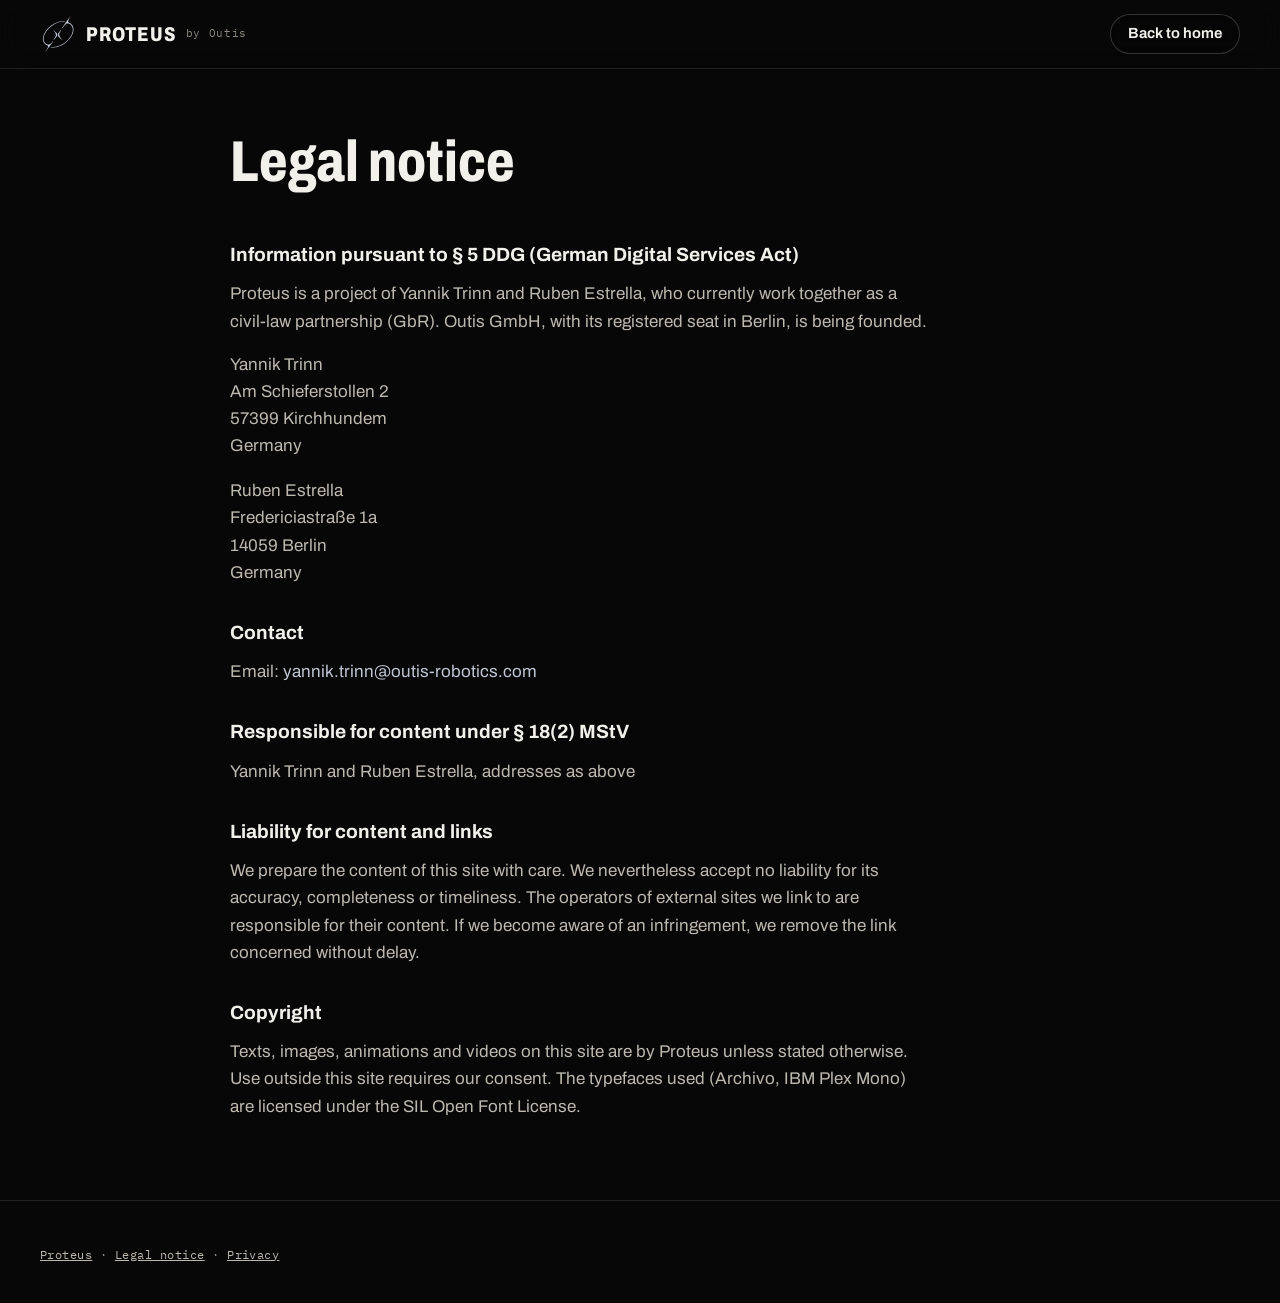
<file: impressum.html>
<!doctype html>
<html lang="en">
<head>
<meta charset="utf-8">
<meta name="viewport" content="width=device-width, initial-scale=1, viewport-fit=cover">
<title>Legal notice · Proteus</title>
<meta name="robots" content="noindex">
<link rel="icon" href="assets/img/favicon.svg" type="image/svg+xml">
<link rel="icon" href="assets/img/favicon-32.png" sizes="32x32" type="image/png">
<link rel="stylesheet" href="assets/css/site.css?v=17">
</head>
<body>
<header class="nav is-scrolled">
  <div class="wrap nav__inner">
    <a class="brand" href="index.html" aria-label="Proteus, back to home">
      <svg class="brand__mark" viewBox="60 30 560 630" aria-hidden="true"><path d="M 387 282 L 381 286 L 345 332 L 340 342 L 338 349 L 338 366 L 343 379 L 349 388 L 357 397 L 378 416 L 412 442 L 387 413 L 373 393 L 363 374 L 359 361 L 359 346 L 363 332 L 372 313 L 394 280 Z M 261 280 L 286 311 L 296 327 L 304 344 L 307 357 L 306 369 L 300 386 L 286 411 L 267 439 L 269 439 L 277 436 L 317 388 L 322 380 L 327 368 L 328 352 L 326 344 L 321 334 L 310 321 Z M 453 139 L 420 139 L 419 140 L 410 140 L 409 141 L 389 143 L 355 151 L 312 167 L 276 185 L 240 208 L 219 224 L 192 248 L 164 278 L 153 292 L 136 317 L 121 345 L 108 380 L 105 397 L 104 398 L 103 415 L 102 416 L 102 429 L 103 430 L 104 445 L 112 470 L 124 490 L 141 507 L 150 513 L 176 526 L 182 533 L 183 536 L 183 546 L 177 562 L 170 573 L 167 580 L 152 602 L 151 605 L 125 640 L 142 621 L 206 543 L 230 511 L 265 460 L 265 459 L 262 461 L 254 463 L 239 482 L 220 501 L 213 506 L 198 512 L 181 512 L 165 507 L 154 501 L 145 494 L 133 481 L 126 470 L 118 451 L 115 438 L 115 432 L 114 431 L 114 410 L 115 409 L 115 401 L 116 400 L 118 386 L 126 361 L 139 333 L 151 313 L 174 282 L 200 254 L 233 225 L 275 196 L 313 176 L 355 160 L 383 153 L 388 153 L 401 150 L 419 149 L 420 148 L 443 148 Z M 551 47 L 520 86 L 518 90 L 507 103 L 478 142 L 397 259 L 408 255 L 426 230 L 447 204 L 460 191 L 475 181 L 485 178 L 500 178 L 516 183 L 530 191 L 542 201 L 553 214 L 564 233 L 571 256 L 572 271 L 573 272 L 573 282 L 572 283 L 572 293 L 571 294 L 570 306 L 562 334 L 556 349 L 545 371 L 534 389 L 511 420 L 499 434 L 478 455 L 461 470 L 440 486 L 419 500 L 398 512 L 368 526 L 330 539 L 304 545 L 292 546 L 291 547 L 283 547 L 282 548 L 270 548 L 269 549 L 236 548 L 228 553 L 224 557 L 265 558 L 266 557 L 279 557 L 280 556 L 296 555 L 307 552 L 312 552 L 352 541 L 355 539 L 360 538 L 380 530 L 407 517 L 446 493 L 478 468 L 514 432 L 528 415 L 547 388 L 559 367 L 559 365 L 561 363 L 562 359 L 568 348 L 579 317 L 579 313 L 583 298 L 583 291 L 584 290 L 584 261 L 583 260 L 583 253 L 577 231 L 570 216 L 563 205 L 546 187 L 538 181 L 508 165 L 501 155 L 500 146 L 505 127 L 519 97 L 537 67 Z" fill="currentColor" fill-rule="evenodd"/></svg>
      <span class="brand__word">Proteus</span><span class="brand__by">by Outis</span>
    </a>
    <a class="btn btn--small btn--ghost" href="index.html" style="margin-left:auto">Back to home</a>
  </div>
</header>
<main class="page">
  <div class="wrap">
    <h1>Legal notice</h1>
    <h2>Information pursuant to § 5 DDG (German Digital Services Act)</h2>
    <p>Proteus is a project of Yannik Trinn and Ruben Estrella, who currently work together as a civil-law partnership (GbR). Outis GmbH, with its registered seat in Berlin, is being founded.</p>
    <address>
      Yannik Trinn<br>
      Am Schieferstollen 2<br>
      57399 Kirchhundem<br>
      Germany
    </address>
    <address>
      Ruben Estrella<br>
      Fredericiastraße 1a<br>
      14059 Berlin<br>
      Germany
    </address>
    <h2>Contact</h2>
    <p>Email: <a class="link" href="mailto:yannik.trinn@outis-robotics.com">yannik.trinn@outis-robotics.com</a></p>
    <h2>Responsible for content under § 18(2) MStV</h2>
    <p>Yannik Trinn and Ruben Estrella, addresses as above</p>
    <h2>Liability for content and links</h2>
    <p>We prepare the content of this site with care. We nevertheless accept no liability for its accuracy, completeness or timeliness. The operators of external sites we link to are responsible for their content. If we become aware of an infringement, we remove the link concerned without delay.</p>
    <h2>Copyright</h2>
    <p>Texts, images, animations and videos on this site are by Proteus unless stated otherwise. Use outside this site requires our consent. The typefaces used (Archivo, IBM Plex Mono) are licensed under the SIL Open Font License.</p>
  </div>
</main>
<footer class="foot">
  <div class="wrap">
    <p class="fineprint mono"><a href="index.html">Proteus</a> · <a href="impressum.html">Legal notice</a> · <a href="privacy.html">Privacy</a></p>
  </div>
</footer>
</body>
</html>
</file>
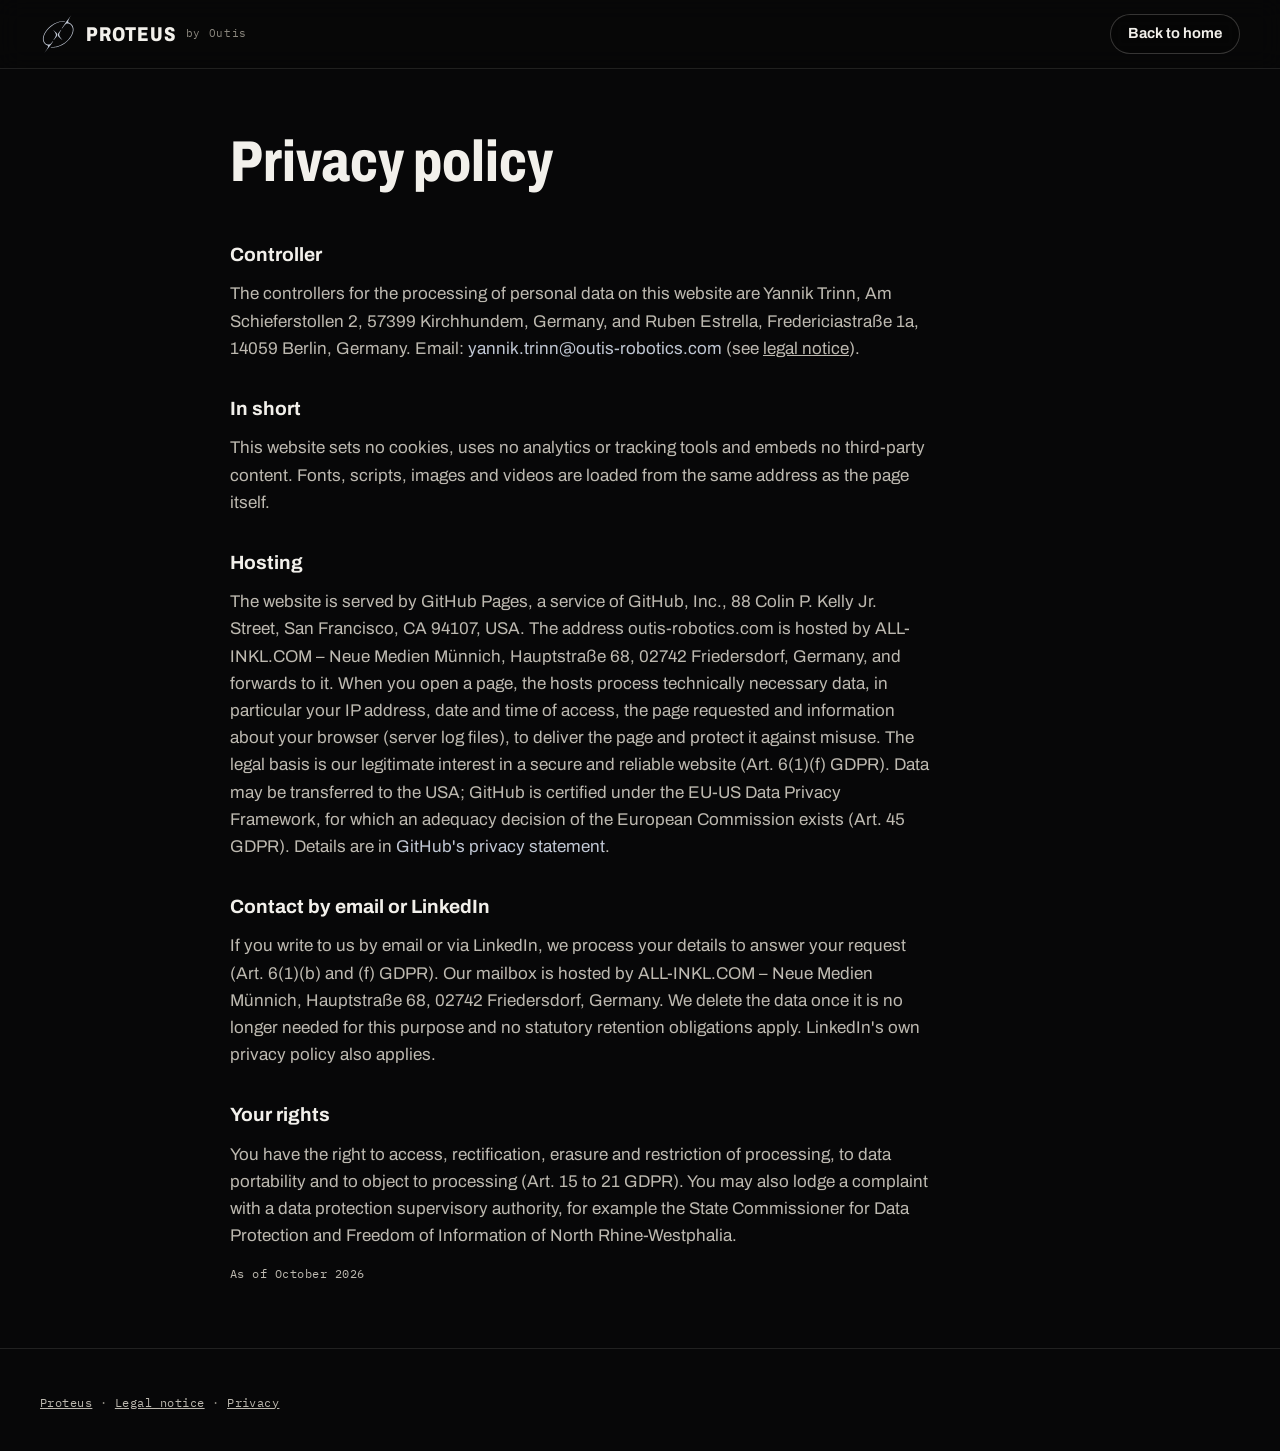
<file: privacy.html>
<!doctype html>
<html lang="en">
<head>
<meta charset="utf-8">
<meta name="viewport" content="width=device-width, initial-scale=1, viewport-fit=cover">
<title>Privacy · Proteus</title>
<meta name="robots" content="noindex">
<link rel="icon" href="assets/img/favicon.svg" type="image/svg+xml">
<link rel="icon" href="assets/img/favicon-32.png" sizes="32x32" type="image/png">
<link rel="stylesheet" href="assets/css/site.css?v=17">
</head>
<body>
<header class="nav is-scrolled">
  <div class="wrap nav__inner">
    <a class="brand" href="index.html" aria-label="Proteus, back to home">
      <svg class="brand__mark" viewBox="60 30 560 630" aria-hidden="true"><path d="M 387 282 L 381 286 L 345 332 L 340 342 L 338 349 L 338 366 L 343 379 L 349 388 L 357 397 L 378 416 L 412 442 L 387 413 L 373 393 L 363 374 L 359 361 L 359 346 L 363 332 L 372 313 L 394 280 Z M 261 280 L 286 311 L 296 327 L 304 344 L 307 357 L 306 369 L 300 386 L 286 411 L 267 439 L 269 439 L 277 436 L 317 388 L 322 380 L 327 368 L 328 352 L 326 344 L 321 334 L 310 321 Z M 453 139 L 420 139 L 419 140 L 410 140 L 409 141 L 389 143 L 355 151 L 312 167 L 276 185 L 240 208 L 219 224 L 192 248 L 164 278 L 153 292 L 136 317 L 121 345 L 108 380 L 105 397 L 104 398 L 103 415 L 102 416 L 102 429 L 103 430 L 104 445 L 112 470 L 124 490 L 141 507 L 150 513 L 176 526 L 182 533 L 183 536 L 183 546 L 177 562 L 170 573 L 167 580 L 152 602 L 151 605 L 125 640 L 142 621 L 206 543 L 230 511 L 265 460 L 265 459 L 262 461 L 254 463 L 239 482 L 220 501 L 213 506 L 198 512 L 181 512 L 165 507 L 154 501 L 145 494 L 133 481 L 126 470 L 118 451 L 115 438 L 115 432 L 114 431 L 114 410 L 115 409 L 115 401 L 116 400 L 118 386 L 126 361 L 139 333 L 151 313 L 174 282 L 200 254 L 233 225 L 275 196 L 313 176 L 355 160 L 383 153 L 388 153 L 401 150 L 419 149 L 420 148 L 443 148 Z M 551 47 L 520 86 L 518 90 L 507 103 L 478 142 L 397 259 L 408 255 L 426 230 L 447 204 L 460 191 L 475 181 L 485 178 L 500 178 L 516 183 L 530 191 L 542 201 L 553 214 L 564 233 L 571 256 L 572 271 L 573 272 L 573 282 L 572 283 L 572 293 L 571 294 L 570 306 L 562 334 L 556 349 L 545 371 L 534 389 L 511 420 L 499 434 L 478 455 L 461 470 L 440 486 L 419 500 L 398 512 L 368 526 L 330 539 L 304 545 L 292 546 L 291 547 L 283 547 L 282 548 L 270 548 L 269 549 L 236 548 L 228 553 L 224 557 L 265 558 L 266 557 L 279 557 L 280 556 L 296 555 L 307 552 L 312 552 L 352 541 L 355 539 L 360 538 L 380 530 L 407 517 L 446 493 L 478 468 L 514 432 L 528 415 L 547 388 L 559 367 L 559 365 L 561 363 L 562 359 L 568 348 L 579 317 L 579 313 L 583 298 L 583 291 L 584 290 L 584 261 L 583 260 L 583 253 L 577 231 L 570 216 L 563 205 L 546 187 L 538 181 L 508 165 L 501 155 L 500 146 L 505 127 L 519 97 L 537 67 Z" fill="currentColor" fill-rule="evenodd"/></svg>
      <span class="brand__word">Proteus</span><span class="brand__by">by Outis</span>
    </a>
    <a class="btn btn--small btn--ghost" href="index.html" style="margin-left:auto">Back to home</a>
  </div>
</header>
<main class="page">
  <div class="wrap">
    <h1>Privacy policy</h1>
    <h2>Controller</h2>
    <p>The controllers for the processing of personal data on this website are Yannik Trinn, Am Schieferstollen 2, 57399 Kirchhundem, Germany, and Ruben Estrella, Fredericiastraße 1a, 14059 Berlin, Germany. Email: <a class="link" href="mailto:yannik.trinn@outis-robotics.com">yannik.trinn@outis-robotics.com</a> (see <a href="impressum.html">legal notice</a>).</p>
    <h2>In short</h2>
    <p>This website sets no cookies, uses no analytics or tracking tools and embeds no third-party content. Fonts, scripts, images and videos are loaded from the same address as the page itself.</p>
    <h2>Hosting</h2>
    <p>The website is served by GitHub Pages, a service of GitHub, Inc., 88 Colin P. Kelly Jr. Street, San Francisco, CA 94107, USA. The address outis-robotics.com is hosted by ALL-INKL.COM – Neue Medien Münnich, Hauptstraße 68, 02742 Friedersdorf, Germany, and forwards to it. When you open a page, the hosts process technically necessary data, in particular your IP address, date and time of access, the page requested and information about your browser (server log files), to deliver the page and protect it against misuse. The legal basis is our legitimate interest in a secure and reliable website (Art. 6(1)(f) GDPR). Data may be transferred to the USA; GitHub is certified under the EU-US Data Privacy Framework, for which an adequacy decision of the European Commission exists (Art. 45 GDPR). Details are in <a class="link" href="https://docs.github.com/en/site-policy/privacy-policies/github-general-privacy-statement" rel="noopener" target="_blank">GitHub's privacy statement</a>.</p>
    <h2>Contact by email or LinkedIn</h2>
    <p>If you write to us by email or via LinkedIn, we process your details to answer your request (Art. 6(1)(b) and (f) GDPR). Our mailbox is hosted by ALL-INKL.COM – Neue Medien Münnich, Hauptstraße 68, 02742 Friedersdorf, Germany. We delete the data once it is no longer needed for this purpose and no statutory retention obligations apply. LinkedIn's own privacy policy also applies.</p>
    <h2>Your rights</h2>
    <p>You have the right to access, rectification, erasure and restriction of processing, to data portability and to object to processing (Art. 15 to 21 GDPR). You may also lodge a complaint with a data protection supervisory authority, for example the State Commissioner for Data Protection and Freedom of Information of North Rhine-Westphalia.</p>
    <p class="fineprint mono">As of October 2026</p>
  </div>
</main>
<footer class="foot">
  <div class="wrap">
    <p class="fineprint mono"><a href="index.html">Proteus</a> · <a href="impressum.html">Legal notice</a> · <a href="privacy.html">Privacy</a></p>
  </div>
</footer>
</body>
</html>
</file>
<file: assets/css/site.css>
/* PROTEUS · website option 8 "ROBOTS GO FIRST" (22 Oct 2026).
   A deliberately dark, single-theme cinematic page: the film carries the story, warm ink carries the words,
   Outis silver (#c0c7d4) marks actions and our own results, signal green marks a passed check, blue marks the people we keep out.
   Evidence badges: silver = real prototype. */

@font-face {
  font-family: "Archivo Variable";
  font-style: normal; font-display: swap; font-weight: 100 900; font-stretch: 62% 125%;
  src: url("../fonts/archivo-latin-wdth-normal.woff2") format("woff2-variations"), url("../fonts/archivo-latin-wdth-normal.woff2") format("woff2");
  unicode-range: U+0000-00FF, U+0131, U+0152-0153, U+02BB-02BC, U+02C6, U+02DA, U+02DC, U+0304, U+0308, U+0329, U+2000-206F, U+20AC, U+2122, U+2191, U+2193, U+2212, U+2215, U+FEFF, U+FFFD;
}
@font-face {
  font-family: "Archivo Variable";
  font-style: normal; font-display: swap; font-weight: 100 900; font-stretch: 62% 125%;
  src: url("../fonts/archivo-latin-ext-wdth-normal.woff2") format("woff2-variations");
  unicode-range: U+0100-02BA, U+02BD-02C5, U+02C7-02CC, U+02CE-02D7, U+02DD-02FF, U+0304, U+0308, U+0329, U+1D00-1DBF, U+1E00-1E9F, U+1EF2-1EFF, U+2020, U+20A0-20AB, U+20AD-20C0, U+2113, U+2C60-2C7F, U+A720-A7FF;
}
@font-face { font-family: "IBM Plex Mono"; font-style: normal; font-weight: 400; font-display: swap; src: url("../fonts/ibm-plex-mono-latin-400-normal.woff2") format("woff2"); }
@font-face { font-family: "IBM Plex Mono"; font-style: normal; font-weight: 500; font-display: swap; src: url("../fonts/ibm-plex-mono-latin-500-normal.woff2") format("woff2"); }

:root {
  --bg: #070708;
  --bg-2: #0c0d0f;
  --bg-3: #141519;
  --bg-4: #1c1e23;
  --line: rgba(242, 240, 235, 0.11);
  --line-2: rgba(242, 240, 235, 0.2);
  --ink: #f2f0eb;
  --ink-2: #bdb9b0;
  --ink-3: #8c887f;
  --accent: #c0c7d4;
  --accent-2: #e2e6ee;
  --accent-ink: #0b0c0e;
  --ok: #2bb673;
  --ok-glow: #4ae391;
  --ok-bg: #06140d;
  --concept: #8c93a1;
  --proto: #c0c7d4;
  --blue: #6f9bff;
  --font-display: "Archivo Variable", "Archivo", "Helvetica Neue", Arial, sans-serif;
  --font-body: "Archivo Variable", "Archivo", "Helvetica Neue", Arial, sans-serif;
  --font-mono: "IBM Plex Mono", ui-monospace, "SFMono-Regular", Menlo, Consolas, monospace;
  --fs-display: clamp(3.6rem, 1rem + 10.4vw, 11rem);
  --fs-h2: clamp(2.1rem, 1.2rem + 3.6vw, 4.6rem);
  --fs-h3: clamp(1.45rem, 1.15rem + 1.1vw, 2.2rem);
  --fs-lead: clamp(1.1rem, 1rem + 0.45vw, 1.35rem);
  --fs-body: 1.0625rem;
  --fs-mono: 0.75rem;
  --max: 1360px;
  --gutter-l: max(16px, env(safe-area-inset-left, 0px));
  --gutter-r: max(16px, env(safe-area-inset-right, 0px));
  --section: clamp(3.5rem, 2rem + 4.5vw, 6.5rem);
  --nav-h: 68px;
  color-scheme: dark;
}

*, *::before, *::after { box-sizing: border-box; }
html { scroll-behavior: smooth; scroll-padding-top: calc(var(--nav-h) + env(safe-area-inset-top, 0px)); -webkit-text-size-adjust: 100%; }
body {
  margin: 0;
  background: var(--bg);
  color: var(--ink);
  font-family: var(--font-body);
  font-size: var(--fs-body);
  line-height: 1.6;
  font-stretch: 100%;
  -webkit-font-smoothing: antialiased;
  text-rendering: optimizeLegibility;
  overflow-x: hidden;
}
body::before { content: ""; position: fixed; inset: 0 0 auto; height: env(safe-area-inset-top, 0px); z-index: 60; background: var(--bg); }
img, video { max-width: 100%; display: block; }
a { color: inherit; }
::selection { background: var(--accent); color: var(--accent-ink); }
:focus-visible { outline: 2px solid var(--accent); outline-offset: 3px; }

.wrap { width: 100%; max-width: var(--max); margin-inline: auto; padding-left: var(--gutter-l); padding-right: var(--gutter-r); }
@media (min-width: 760px) { .wrap { padding-left: max(40px, env(safe-area-inset-left, 0px)); padding-right: max(40px, env(safe-area-inset-right, 0px)); } }
.sr { position: absolute; width: 1px; height: 1px; overflow: hidden; clip: rect(0 0 0 0); clip-path: inset(50%); white-space: nowrap; margin: -1px; }
.skip { position: absolute; left: 16px; top: -60px; z-index: 100; background: var(--accent); color: var(--accent-ink); padding: 10px 14px; border-radius: 6px; font-weight: 700; text-decoration: none; }
.skip:focus { top: calc(12px + env(safe-area-inset-top, 0px)); }
.mono { font-family: var(--font-mono); font-size: var(--fs-mono); letter-spacing: 0.04em; }

/* type */
.eyebrow { font-family: var(--font-mono); font-size: 0.78rem; letter-spacing: 0.16em; text-transform: uppercase; color: var(--accent); margin: 0 0 1.1rem; }
.display { font-family: var(--font-display); font-size: var(--fs-display); font-weight: 800; font-stretch: 68%; line-height: 0.86; letter-spacing: -0.012em; margin: 0; text-wrap: balance; }
.display--sm { font-size: clamp(2.6rem, 1.1rem + 5.6vw, 6.6rem); max-width: 14ch; }
.h2 { font-size: var(--fs-h2); font-weight: 760; font-stretch: 78%; line-height: 0.98; letter-spacing: -0.005em; margin: 0 0 1.4rem; text-wrap: balance; max-width: 18ch; }
.h3 { font-size: var(--fs-h3); font-weight: 720; font-stretch: 84%; line-height: 1.08; margin: 0 0 0.8rem; text-wrap: balance; }
.lead { font-size: var(--fs-lead); line-height: 1.5; color: var(--ink-2); max-width: 52ch; margin: 0; }
p { margin: 0 0 1rem; }

/* buttons */
.btn { display: inline-flex; align-items: center; justify-content: center; gap: 0.6rem; min-height: 50px; padding: 0 1.4rem; border-radius: 999px; font-weight: 650; font-size: 1rem; text-decoration: none; border: 1px solid transparent; transition: transform .18s ease, background-color .18s ease, border-color .18s ease, color .18s ease; white-space: nowrap; cursor: pointer; }
.btn--small { min-height: 40px; padding: 0 1.05rem; font-size: 0.92rem; }
.btn--accent { background: var(--accent); color: var(--accent-ink); }
.btn--accent:hover { background: var(--accent-2); transform: translateY(-1px); }
.btn--ghost { border-color: var(--line-2); color: var(--ink); background: rgba(7, 7, 8, 0.35); backdrop-filter: blur(6px); }
.btn--ghost:hover { border-color: var(--ink); }
.btn__play { width: 0; height: 0; border-left: 10px solid currentColor; border-top: 6.5px solid transparent; border-bottom: 6.5px solid transparent; }

/* badges */
.badge { display: inline-flex; align-items: center; gap: 0.45rem; font-family: var(--font-mono); font-size: 0.68rem; font-weight: 500; letter-spacing: 0.12em; text-transform: uppercase; padding: 0.42rem 0.7rem; border-radius: 5px; background: rgba(7, 7, 8, 0.72); border: 1px solid var(--line-2); color: var(--ink); backdrop-filter: blur(6px); white-space: nowrap; }
.badge::before { content: ""; width: 7px; height: 7px; border-radius: 50%; background: currentColor; }
.badge--ok { color: var(--ok); }
.badge--concept { color: var(--concept); }
.badge--proto { color: var(--proto); }

/* nav */
.nav { position: fixed; top: env(safe-area-inset-top, 0px); left: 0; right: 0; z-index: 50; transition: background-color .25s ease, border-color .25s ease; border-bottom: 1px solid transparent; }
.nav.is-scrolled, .nav.is-open { background: rgba(7, 7, 8, 0.86); backdrop-filter: blur(12px); border-bottom-color: var(--line); }
.nav__inner { height: var(--nav-h); display: flex; align-items: center; gap: 1.5rem; }
.brand { display: inline-flex; align-items: center; gap: 0.6rem; text-decoration: none; color: var(--ink); }
.brand__mark { width: 36px; height: 40px; color: #c0c7d4; }
.brand__word { font-weight: 800; font-stretch: 80%; font-size: 1.25rem; letter-spacing: 0.06em; text-transform: uppercase; }
.brand__by { font-family: var(--font-mono); font-size: 0.7rem; color: var(--ink-3); letter-spacing: 0.06em; }
.nav__links { display: flex; gap: 1.5rem; margin-left: auto; }
.nav__links a { text-decoration: none; font-size: 0.95rem; color: var(--ink-2); }
.nav__links a:hover { color: var(--ink); }
.nav__toggle { display: none; margin-left: 0.5rem; width: 44px; height: 44px; border: 1px solid var(--line-2); border-radius: 999px; background: transparent; color: var(--ink); cursor: pointer; }
.nav__bars, .nav__bars::before, .nav__bars::after { display: block; width: 16px; height: 1.6px; background: currentColor; margin: 0 auto; position: relative; transition: transform .2s ease; }
.nav__bars::before, .nav__bars::after { content: ""; position: absolute; left: 0; }
.nav__bars::before { top: -5px; } .nav__bars::after { top: 5px; }
.nav.is-open .nav__bars { background: transparent; }
.nav.is-open .nav__bars::before { transform: translateY(5px) rotate(45deg); }
.nav.is-open .nav__bars::after { transform: translateY(-5px) rotate(-45deg); }
@media (max-width: 980px) {
  .nav__links { position: fixed; inset: calc(var(--nav-h) + env(safe-area-inset-top, 0px)) 0 auto 0; flex-direction: column; gap: 0; background: rgba(7, 7, 8, 0.97); padding: 0.5rem max(16px, env(safe-area-inset-right, 0px)) 1.5rem max(16px, env(safe-area-inset-left, 0px)); border-bottom: 1px solid var(--line); display: none; }
  .nav.is-open .nav__links { display: flex; }
  .nav__links a { padding: 0.95rem 0; border-bottom: 1px solid var(--line); font-size: 1.15rem; color: var(--ink); }
  .nav__toggle { display: inline-block; }
  .nav__cta { margin-left: auto; }
  .brand__by { display: none; }
}

/* hero */
.hero { position: relative; min-height: 100svh; display: flex; flex-direction: column; justify-content: flex-end; overflow: hidden; isolation: isolate; }
.hero__media { position: absolute; inset: 0; z-index: -1; background: #0b0b0b url("../media/v9-hero-1600.jpg") center / cover no-repeat; }
.hero__video { width: 100%; height: 100%; object-fit: cover; object-position: 60% 50%; }
.hero__shade { position: absolute; inset: 0; background:
  linear-gradient(180deg, rgba(7,7,8,0.6) 0%, rgba(7,7,8,0) 20%, rgba(7,7,8,0) 42%, rgba(7,7,8,0.84) 82%, var(--bg) 100%),
  linear-gradient(90deg, rgba(7,7,8,0.78) 0%, rgba(7,7,8,0.3) 44%, rgba(7,7,8,0) 70%); }
.hero__content { padding-top: calc(var(--nav-h) + 4rem); padding-bottom: 2.2rem; }
.hero__lead { margin-top: 1.6rem; max-width: 44ch; color: #dcd8cf; }
.hero__actions { display: flex; flex-wrap: wrap; gap: 0.8rem; margin-top: 2.2rem; }
.hero__foot { display: flex; align-items: center; gap: 1rem; flex-wrap: wrap; padding-bottom: calc(1.6rem + env(safe-area-inset-bottom, 0px)); border-top: 1px solid var(--line); padding-top: 1.1rem; }
.hero__note { color: var(--ink-2); }

/* media toggles */
.media-toggle { position: absolute; right: 12px; bottom: 12px; width: 40px; height: 40px; border-radius: 50%; border: 1px solid var(--line-2); background: rgba(7, 7, 8, 0.6); backdrop-filter: blur(6px); color: var(--ink); cursor: pointer; display: grid; place-items: center; opacity: 0.85; }
.media-toggle:hover { opacity: 1; }
.media-toggle span { width: 12px; height: 12px; background: currentColor; clip-path: polygon(0 0, 35% 0, 35% 100%, 0 100%, 0 0, 65% 0, 100% 0, 100% 100%, 65% 100%, 65% 0); }
.media-toggle.is-paused span { clip-path: polygon(10% 0, 100% 50%, 10% 100%); }
.media-toggle--hero { position: static; margin-left: auto; }

/* numbers */
.numbers { border-bottom: 1px solid var(--line); background: var(--bg); }
.numbers__grid { display: grid; grid-template-columns: repeat(4, minmax(0, 1fr)); }
.num { padding: 2.4rem 1.6rem 2.6rem 0; border-right: 1px solid var(--line); min-width: 0; }
.num + .num { padding-left: 1.6rem; }
.num:last-child { border-right: 0; }
.num__value { font-size: clamp(3rem, 1.6rem + 3.6vw, 5.6rem); font-weight: 800; font-stretch: 70%; line-height: 0.9; margin: 0 0 0.6rem; color: var(--ink); }
.num__value span { font-size: 0.42em; font-stretch: 90%; margin-left: 0.12em; color: var(--accent); }
.num--zero .num__value { color: var(--ok-glow); text-shadow: 0 0 28px rgba(74, 227, 145, 0.25); }
.num__label { font-weight: 650; margin: 0 0 0.7rem; }
.num__note { color: var(--ink-3); margin: 0; line-height: 1.5; }
@media (max-width: 900px) {
  .numbers__grid { grid-template-columns: repeat(2, minmax(0, 1fr)); }
  .num { padding: 1.8rem 1rem 1.9rem 0; border-bottom: 1px solid var(--line); }
  .num + .num { padding-left: 1rem; }
  .num:nth-child(2n) { border-right: 0; }
  .num:nth-child(2n+1) { padding-left: 0; }
  .num:nth-last-child(-n+2) { border-bottom: 0; }
}

/* sections */
.section-head { padding-top: var(--section); padding-bottom: clamp(1.8rem, 1rem + 2vw, 3rem); }

/* problem */
.stakes { background: var(--bg-2); border-bottom: 1px solid var(--line); padding-bottom: var(--section); }
.stakes__grid { display: grid; grid-template-columns: repeat(3, minmax(0, 1fr)); gap: 0; border-top: 1px solid var(--line-2); }
.stake { margin: 0; padding: 2rem 1.6rem 1.8rem 0; border-right: 1px solid var(--line); min-width: 0; }
.stake + .stake { padding-left: 1.6rem; }
.stake:last-child { border-right: 0; }
.stake__value { font-size: clamp(3.4rem, 2rem + 4vw, 6.4rem); font-weight: 820; font-stretch: 66%; line-height: 0.88; margin: 0 0 1rem; color: var(--ink); }
.stake__value span { font-size: 0.4em; font-stretch: 90%; margin-left: 0.08em; color: var(--accent); }
.stake figcaption p { color: var(--ink-2); font-size: 1.05rem; max-width: 34ch; }
.stake__src { color: var(--ink-3); text-decoration: none; border-bottom: 1px solid var(--line-2); }
.stake__src:hover { color: var(--ink); border-color: var(--ink-3); }
.stakes__line { margin-top: clamp(3rem, 2rem + 3vw, 5rem); display: grid; gap: 1.2rem; }
.stakes__punch { font-size: clamp(1.9rem, 1.2rem + 2.6vw, 3.6rem); font-weight: 760; font-stretch: 76%; line-height: 1.02; margin: 0; max-width: 24ch; text-wrap: balance; }
.stakes__punch em { font-style: normal; color: var(--accent); }
.stakes__now { color: var(--ink-3); max-width: 90ch; margin: 0; line-height: 1.6; }
.stakes__now a { color: var(--ink-2); }
@media (max-width: 900px) {
  .stakes__grid { grid-template-columns: 1fr; }
  .stake, .stake + .stake { padding: 1.6rem 0; border-right: 0; border-bottom: 1px solid var(--line); }
}

/* mission */
.mission { background: var(--bg); padding-bottom: var(--section); }
.film { margin-bottom: clamp(4rem, 2rem + 6vw, 8rem); }
.film__frame { position: relative; aspect-ratio: 16 / 9; max-width: 100%; background: #000 url("../media/v8-film.jpg") center / cover no-repeat; overflow: hidden; border-radius: 6px; border: 1px solid var(--line); }
.film__video { width: 100%; height: 100%; object-fit: contain; background: #000; }
.film__play { position: absolute; inset: 0; display: flex; align-items: flex-end; justify-content: flex-start; gap: 1.2rem; padding: clamp(1rem, 0.5rem + 2vw, 2.4rem); border: 0; background: linear-gradient(180deg, rgba(7,7,8,0) 40%, rgba(7,7,8,0.78) 100%); color: var(--ink); cursor: pointer; text-align: left; font: inherit; }
.film__icon { flex: none; width: clamp(64px, 50px + 3vw, 96px); height: clamp(64px, 50px + 3vw, 96px); border-radius: 50%; background: var(--accent); display: grid; place-items: center; box-shadow: 0 0 0 10px rgba(192, 199, 212, 0.18); transition: transform .2s ease, box-shadow .2s ease; }
.film__icon::after { content: ""; margin-left: 6px; border-left: 22px solid var(--accent-ink); border-top: 14px solid transparent; border-bottom: 14px solid transparent; }
.film__play:hover .film__icon { transform: scale(1.05); box-shadow: 0 0 0 14px rgba(192, 199, 212, 0.22); }
.film__label { display: grid; gap: 0.25rem; padding-bottom: 0.4rem; }
.film__label strong { font-size: clamp(1.6rem, 1.1rem + 2vw, 3rem); font-weight: 800; font-stretch: 72%; line-height: 1; }
.film__label .mono { color: var(--ink-2); text-transform: uppercase; letter-spacing: 0.14em; }
.film.is-playing .film__play { display: none; }
.film__meta { display: flex; flex-wrap: wrap; align-items: center; gap: 0.8rem; color: var(--ink-3); margin: 1rem 0 0; }

.chapters { list-style: none; margin: 0; padding: 0; }
.chapter { width: 100%; max-width: 1560px; margin: 0 auto clamp(4rem, 2rem + 6vw, 8rem); display: grid; grid-template-columns: minmax(0, 7fr) minmax(0, 4fr); gap: clamp(1.5rem, 1rem + 2vw, 3.5rem); align-items: center; padding-right: max(40px, env(safe-area-inset-right, 0px)); }
.chapter--flip { grid-template-columns: minmax(0, 4fr) minmax(0, 7fr); padding-right: 0; padding-left: max(40px, env(safe-area-inset-left, 0px)); }
.chapter--flip .chapter__media { order: 2; }
.chapter__media { position: relative; aspect-ratio: 16 / 9; overflow: hidden; background: var(--bg-3); }
.chapter__media video { width: 100%; height: 100%; object-fit: cover; }
.chapter__media .badge { position: absolute; left: 14px; top: 14px; }
.chapter__text { position: relative; padding-block: 1rem; min-width: 0; }
.chapter__num { font-size: clamp(5rem, 3rem + 7vw, 10rem); font-weight: 800; font-stretch: 62%; line-height: 0.8; margin: 0 0 0.4rem; color: transparent; -webkit-text-stroke: 1.5px rgba(192, 199, 212, 0.75); }
.chapter__kicker { text-transform: uppercase; letter-spacing: 0.16em; color: var(--ink-3); margin-bottom: 0.7rem; }
.chapter__text > p:not([class]) { color: var(--ink-2); font-size: 1.08rem; max-width: 40ch; }
.instead { margin: 1.2rem 0 0; padding-left: 1rem; border-left: 2px solid var(--blue); color: var(--ink); font-weight: 600; max-width: 40ch; }
.instead span { display: block; color: var(--blue); font-weight: 500; text-transform: uppercase; letter-spacing: 0.16em; margin-bottom: 0.2rem; }
.lab { margin-top: 1.2rem; padding: 0.9rem 1rem; border-left: 2px solid var(--ok); background: rgba(43, 182, 115, 0.07); color: #cfe9db; line-height: 1.55; max-width: 46ch; }
.lab span { display: block; color: var(--ok); font-weight: 500; letter-spacing: 0.16em; text-transform: uppercase; margin-bottom: 0.3rem; }
.log { margin: 1.2rem 0 0; color: var(--ink-3); letter-spacing: 0.1em; }
@media (max-width: 900px) {
  .chapter, .chapter--flip { grid-template-columns: 1fr; padding-left: 0; padding-right: 0; gap: 1.2rem; }
  .chapter--flip .chapter__media { order: 0; }
  .chapter__text { padding-left: var(--gutter-l); padding-right: var(--gutter-r); }
  .chapter__num { font-size: 4.6rem; }
}

/* readout */
.readout { display: grid; grid-template-columns: minmax(0, 1.25fr) minmax(0, 1fr); gap: clamp(1.5rem, 1rem + 3vw, 4rem); align-items: center; }
.readout__panel { position: relative; overflow: hidden; background: var(--ok-bg); border: 1px solid rgba(74, 227, 145, 0.35); border-radius: 8px; padding: clamp(1.4rem, 1rem + 2vw, 2.6rem); box-shadow: 0 0 60px rgba(74, 227, 145, 0.08) inset; }
.readout__panel::after { content: ""; position: absolute; inset: 0; pointer-events: none; background: repeating-linear-gradient(180deg, rgba(74, 227, 145, 0.05) 0 2px, transparent 2px 5px); }
.readout__head { display: flex; align-items: center; gap: 0.6rem; color: rgba(74, 227, 145, 0.75); text-transform: uppercase; letter-spacing: 0.16em; margin: 0 0 1rem; }
.readout__dot { width: 9px; height: 9px; border-radius: 50%; background: var(--ok-glow); box-shadow: 0 0 12px var(--ok-glow); animation: blink 1.6s ease-in-out infinite; }
.readout__text { font-family: var(--font-mono); font-weight: 500; font-size: clamp(1.4rem, 0.8rem + 2.6vw, 3rem); line-height: 1.15; letter-spacing: 0.02em; color: var(--ok-glow); text-shadow: 0 0 18px rgba(74, 227, 145, 0.45); margin: 0; min-height: 2.3em; }
.readout__text.is-typing::after { content: "▌"; margin-left: 0.08em; animation: blink 0.9s steps(1) infinite; }
.readout__copy p:not(.h3) { color: var(--ink-2); max-width: 44ch; }
@keyframes blink { 50% { opacity: 0.25; } }
@media (max-width: 900px) { .readout { grid-template-columns: 1fr; } }

/* why */
.why { background: var(--bg-2); border-top: 1px solid var(--line); padding-bottom: var(--section); }
.matrix-scroll { overflow-x: auto; -webkit-overflow-scrolling: touch; border: 1px solid var(--line); border-radius: 6px; background: var(--bg); }
.matrix { width: 100%; min-width: 860px; border-collapse: collapse; font-size: 0.95rem; }
.matrix th, .matrix td { padding: 1rem 0.9rem; border-bottom: 1px solid var(--line); text-align: left; vertical-align: middle; }
.matrix tbody tr:last-child th, .matrix tbody tr:last-child td { border-bottom: 0; }
.matrix thead th { font-family: var(--font-mono); font-size: 0.72rem; font-weight: 500; letter-spacing: 0.12em; text-transform: uppercase; color: var(--ink-3); }
.matrix tbody th { font-weight: 650; color: var(--ink); width: 24%; }
.matrix .is-us { background: rgba(192, 199, 212, 0.08); }
.matrix thead .is-us { color: var(--accent); }
.cap { display: inline-flex; align-items: center; gap: 0.55rem; color: var(--ink-2); line-height: 1.3; }
.cap::before { content: ""; flex: none; width: 12px; height: 12px; border-radius: 50%; border: 1.5px solid currentColor; }
.cap--yes { color: var(--ink); }
.cap--yes::before { background: var(--ok); border-color: var(--ok); }
.is-us .cap--yes::before { background: var(--accent); border-color: var(--accent); }
.cap--part::before { border-color: var(--concept); background: linear-gradient(90deg, var(--concept) 50%, transparent 50%); }
.cap--no { color: var(--ink-3); }
.cap--no::before { border-color: #5a5750; }
.cap--none { color: var(--ink-3); }
.cap--none::before { border-style: dashed; border-color: #4a4842; }
.matrix__note { color: var(--ink-3); margin: 1rem 0 0; max-width: 110ch; }
.matrix__hint { display: none; color: var(--ink-3); margin: 0.6rem 0 0; }
@media (max-width: 900px) { .matrix__hint { display: block; } }

.fleet { margin-top: clamp(4rem, 2rem + 5vw, 7rem); }
.fleet__head { margin-bottom: 1.8rem; }
.fleet__title { max-width: 28ch; }
.fleet__lead { color: var(--ink-2); max-width: 60ch; }
.week { display: grid; gap: 10px; }
.week__row { display: grid; grid-template-columns: 11rem repeat(7, minmax(0, 1fr)); gap: 10px; align-items: stretch; }
.week__row--head span { font-family: var(--font-mono); font-size: 0.72rem; letter-spacing: 0.14em; text-transform: uppercase; color: var(--ink-3); text-align: center; }
.week__label { display: flex; align-items: center; font-weight: 700; font-size: 1.02rem; text-align: left !important; }
.cell { min-height: 108px; border-radius: 8px; display: flex; flex-direction: column; justify-content: center; align-items: center; text-align: center; padding: 0.6rem; font-size: 0.92rem; }
.cell--idle { border: 1px dashed var(--line-2); background: repeating-linear-gradient(135deg, rgba(242,240,235,0.03) 0 8px, transparent 8px 16px); }
.cell--busy { background: var(--bg-4); color: var(--ink-2); font-family: var(--font-mono); font-size: 0.74rem; letter-spacing: 0.06em; }
.cell--on { background: var(--accent); color: var(--accent-ink); }
.cell--on b { font-weight: 750; font-size: 0.95rem; line-height: 1.15; }
.cell--on i { font-style: normal; font-family: var(--font-mono); font-size: 0.68rem; margin-top: 0.35rem; opacity: 0.8; letter-spacing: 0.04em; }
.fleet__note { color: var(--ink-3); margin-top: 1.1rem; }
.week__hint { display: none; color: var(--ink-3); margin: 0.4rem 0 0; }
@media (max-width: 820px) {
  .week-scroll { position: relative; overflow-x: auto; -webkit-overflow-scrolling: touch; padding-bottom: 0.6rem; scrollbar-width: thin; }
  .week { min-width: 820px; }
  .week__row { grid-template-columns: 8.5rem repeat(7, minmax(0, 1fr)); gap: 8px; }
  .cell { min-height: 96px; }
  .week__hint { display: block; }
}

/* module */
.module { background: var(--bg); border-top: 1px solid var(--line); padding-bottom: var(--section); }
.module__grid { display: grid; grid-template-columns: minmax(0, 1.35fr) minmax(0, 1fr); gap: clamp(1.5rem, 1rem + 3vw, 4rem); align-items: center; }
.drawing { margin: 0; background: var(--bg-2); border: 1px solid var(--line); border-radius: 6px; padding: clamp(0.8rem, 0.5rem + 1.5vw, 1.8rem); }
.drawing__svg { width: 100%; height: auto; display: block; color: var(--ink-3); }
.drawing__svg text { font-family: var(--font-mono); font-size: 13px; fill: var(--ink-2); letter-spacing: 0.04em; }
.dw-grid path { stroke: var(--line-2); stroke-width: 1; stroke-dasharray: 2 6; fill: none; }
.dw-dim path { stroke: var(--ink-3); stroke-width: 1; fill: none; }
.dw-strut rect { fill: #24262c; stroke: #5d6068; stroke-width: 1.2; }
.dw-ring { stroke: #c9ccd2; stroke-width: 2; }
.dw-act path { stroke: #9a9ea6; stroke-width: 5; stroke-linecap: round; }
.dw-head path { fill: #e9e7e1; stroke: #b9b6ad; stroke-width: 1.4; }
.dw-head .dw-face { fill: #d6d3cb; stroke: #a7a49b; }
.dw-call path { stroke: var(--accent); stroke-width: 1.2; fill: none; }
.dw-call circle { fill: var(--accent); }
.dw-call text { fill: var(--accent-ink) !important; font-weight: 500; font-size: 13px; }
.drawing figcaption { color: var(--ink-3); margin-top: 0.8rem; }
@media (max-width: 620px) {
  .drawing__svg text { font-size: 26px; }
  .dw-call text { font-size: 22px; }
  .dw-call circle { r: 19px; }
  .dw-dim text { display: none; }
}
.specs { list-style: none; counter-reset: spec; margin: 0; padding: 0; display: grid; gap: 0; border-top: 1px solid var(--line); }
.specs li { counter-increment: spec; display: grid; grid-template-columns: 2.2rem minmax(0, 1fr); gap: 0.2rem 0.9rem; padding: 1.1rem 0; border-bottom: 1px solid var(--line); }
.specs li::before { content: counter(spec); grid-row: span 2; width: 26px; height: 26px; border-radius: 50%; background: var(--accent); color: var(--accent-ink); font-family: var(--font-mono); font-size: 0.8rem; font-weight: 500; display: grid; place-items: center; margin-top: 0.1rem; }
.specs b { font-weight: 700; font-size: 1.08rem; }
.specs span { color: var(--ink-2); }
.ip { margin-top: clamp(2.5rem, 1.5rem + 3vw, 4rem); display: flex; flex-wrap: wrap; gap: 1rem 1.6rem; align-items: baseline; padding: 1.4rem 1.6rem; border: 1px solid var(--line-2); border-radius: 6px; background: var(--bg-2); }
.ip__badge { color: var(--accent); text-transform: uppercase; letter-spacing: 0.16em; margin: 0; }
.ip__text { color: var(--ink-2); margin: 0; max-width: 90ch; flex: 1 1 32rem; }
.ip__text strong { color: var(--ink); }
@media (max-width: 900px) { .module__grid { grid-template-columns: 1fr; } }

/* proof */
.proof { background: var(--bg-2); border-top: 1px solid var(--line); padding-bottom: var(--section); }
.proof__clips { display: grid; grid-template-columns: minmax(0, 0.8fr) minmax(0, 1fr) minmax(0, 1fr); gap: 1.2rem; align-items: start; }
.clip { margin: 0; }
.clip__media { position: relative; overflow: hidden; background: var(--bg-3); aspect-ratio: 9 / 14; border-radius: 4px; }
.clip__media--square { aspect-ratio: 1 / 1; }
.clip__media video { width: 100%; height: 100%; object-fit: cover; }
.clip__media .badge { position: absolute; left: 12px; top: 12px; }
.clip figcaption { padding-top: 0.9rem; display: grid; gap: 0.2rem; }
.clip figcaption strong { font-size: 1.1rem; font-weight: 700; }
.clip figcaption span { color: var(--ink-3); }
.proof__grid { display: grid; grid-template-columns: minmax(0, 1fr) minmax(0, 1.15fr); gap: 2rem; margin-top: clamp(3rem, 2rem + 3vw, 5rem); align-items: start; }
.stats { margin: 0; display: grid; gap: 0; border-top: 1px solid var(--line); }
.stats div { display: grid; grid-template-columns: 11rem minmax(0, 1fr); gap: 1rem; padding: 1.1rem 0; border-bottom: 1px solid var(--line); align-items: baseline; }
.stats dt { color: var(--ink-3); text-transform: uppercase; letter-spacing: 0.12em; }
.stats dd { margin: 0; font-size: clamp(1.6rem, 1.2rem + 1.4vw, 2.5rem); font-weight: 780; font-stretch: 75%; line-height: 1; }
.stats dd small { display: block; font-family: var(--font-mono); font-size: 0.74rem; font-weight: 400; color: var(--ink-2); margin-top: 0.45rem; font-stretch: 100%; letter-spacing: 0.03em; }
.proof__sheets { display: grid; grid-template-columns: 1fr 1fr; gap: 1rem; }
.sheet { display: block; text-decoration: none; background: #f4f0e7; border-radius: 4px; overflow: hidden; border: 1px solid var(--line); transition: transform .2s ease; }
.sheet:hover { transform: translateY(-2px); }
.sheet img { width: 100%; aspect-ratio: 4 / 3; object-fit: contain; object-position: 50% 50%; background: #fff; padding: 6px; }
.sheet span { display: block; padding: 0.7rem 0.8rem; color: #2a2823; background: #ebe5d8; }
.roadmap { margin-top: clamp(3rem, 2rem + 3vw, 5rem); }
.roadmap__list { list-style: none; margin: 1.4rem 0 0; padding: 0; display: grid; grid-template-columns: repeat(3, minmax(0, 1fr)); gap: 1.2rem; }
.roadmap__list li { position: relative; padding: 1.4rem 1.4rem 1.2rem; border: 1px solid var(--line); border-radius: 6px; background: var(--bg-3); }
.roadmap__list li::before { content: ""; position: absolute; left: 1.4rem; right: 1.4rem; top: 0; height: 3px; border-radius: 0 0 3px 3px; background: var(--line-2); }
.roadmap__list li.is-done::before { background: var(--proto); }
.roadmap__list li.is-next::before { background: var(--ok); }
.roadmap__list li.is-later::before { background: var(--concept); }
.roadmap__tag { text-transform: uppercase; letter-spacing: 0.14em; color: var(--ink-3); margin: 0 0 0.6rem; }
.roadmap__title { font-weight: 720; font-size: 1.2rem; font-stretch: 86%; margin: 0 0 0.6rem; }
.roadmap__list li p:last-child { color: var(--ink-2); margin: 0; font-size: 0.98rem; }
@media (max-width: 1000px) {
  .proof__clips { grid-template-columns: 1fr 1fr; }
  .clip--tall { grid-row: span 2; }
  .proof__grid { grid-template-columns: 1fr; }
  .roadmap__list { grid-template-columns: 1fr; }
}
@media (max-width: 620px) {
  .proof__clips { grid-template-columns: 1fr; }
  .clip--tall { grid-row: auto; }
  .clip__media { aspect-ratio: 4 / 5; }
  .clip__media--square { aspect-ratio: 1 / 1; }
  .stats div { grid-template-columns: 1fr; gap: 0.35rem; }
  .proof__sheets { grid-template-columns: 1fr; }
}

/* market */
.market { background: var(--bg); border-top: 1px solid var(--line); padding-bottom: var(--section); }
.targets { display: grid; grid-template-columns: repeat(3, minmax(0, 1fr)); gap: 0; border-top: 1px solid var(--line-2); border-bottom: 1px solid var(--line); margin-bottom: clamp(2.5rem, 1.5rem + 3vw, 4rem); }
.target { padding: 1.8rem 1.6rem 1.8rem 0; border-right: 1px solid var(--line); min-width: 0; }
.target + .target { padding-left: 1.6rem; }
.target:nth-child(3) { border-right: 0; }
.target__value { font-size: clamp(2.8rem, 1.6rem + 3vw, 4.8rem); font-weight: 800; font-stretch: 70%; line-height: 0.9; margin: 0 0 0.7rem; }
.target__value span { font-size: 0.5em; color: var(--ok); margin-left: 0.06em; }
.target__label { color: var(--ink-2); margin: 0; max-width: 32ch; }
.targets__note { grid-column: 1 / -1; color: var(--ink-3); margin: 0; padding: 0.9rem 0 1rem; border-top: 1px solid var(--line); }
.theaters__grid { display: grid; grid-template-columns: repeat(3, minmax(0, 1fr)); gap: 1.2rem; }
.theater { background: var(--bg-3); border: 1px solid var(--line); border-radius: 6px; padding: 1.6rem 1.6rem 1.6rem; display: flex; flex-direction: column; }
.theater--first { border-color: rgba(192, 199, 212, 0.45); background: linear-gradient(180deg, rgba(192, 199, 212, 0.08), rgba(192, 199, 212, 0) 60%), var(--bg-3); }
.theater__step { text-transform: uppercase; letter-spacing: 0.16em; color: var(--ink-3); margin: 0 0 1.2rem; }
.theater--first .theater__step { color: var(--accent); }
.theater__icon { width: 46px; height: 46px; color: var(--accent); margin-bottom: 1.2rem; }
.theater p { color: var(--ink-2); }
.ticks { list-style: none; padding: 1rem 0 0; margin: auto 0 0; border-top: 1px solid var(--line); display: grid; gap: 0.5rem; color: var(--ink-2); }
.ticks li::before { content: "→ "; color: var(--accent); }
@media (max-width: 900px) {
  .theaters__grid { grid-template-columns: 1fr; }
  .targets { grid-template-columns: 1fr; }
  .target, .target + .target { padding: 1.4rem 0; border-right: 0; border-bottom: 1px solid var(--line); }
  .target:nth-child(3) { border-bottom: 0; }
}

/* team */
.team { background: var(--bg-2); border-top: 1px solid var(--line); padding-bottom: clamp(4rem, 2rem + 4vw, 7rem); }
.team__grid { display: grid; grid-template-columns: 1fr 1fr; gap: 1.2rem; }
.person { border-top: 1px solid var(--line-2); padding-top: 1.6rem; }
.person__avatar { width: 64px; height: 64px; border-radius: 50%; display: grid; place-items: center; background: var(--bg-4); border: 1px solid var(--line-2); font-weight: 800; font-stretch: 80%; letter-spacing: 0.06em; color: var(--accent); margin-bottom: 1.2rem; }
.person p { color: var(--ink-2); max-width: 54ch; }
.person .h3 small { color: var(--ink-3); margin-left: 0.4rem; font-weight: 400; }
.link { color: var(--accent); text-decoration: none; }
.link:hover { text-decoration: underline; }
.applicant { margin-top: 3rem; color: var(--ink-2); display: flex; align-items: center; gap: 0.6rem; }
.applicant .dot { flex: none; width: 8px; height: 8px; border-radius: 50%; background: var(--accent); box-shadow: 0 0 0 4px rgba(192, 199, 212, 0.18); }
@media (max-width: 760px) { .team__grid { grid-template-columns: 1fr; gap: 2.4rem; } }

/* contact */
.contact { position: relative; overflow: hidden; background: radial-gradient(120% 120% at 15% 100%, rgba(192, 199, 212, 0.22) 0%, rgba(192, 199, 212, 0) 55%), var(--bg); border-top: 1px solid var(--line); }
.contact__inner { padding-block: var(--section); }
.contact .lead { margin-top: 1.6rem; }

/* footer */
.foot { background: var(--bg); border-top: 1px solid var(--line); padding: 2.4rem 0 calc(2.4rem + env(safe-area-inset-bottom, 0px)); }
.foot__inner { display: grid; gap: 0.8rem; }
.foot__brand { margin: 0; letter-spacing: 0.04em; }
.foot__links { margin: 0; color: var(--ink-2); }
.foot__links a, .fineprint a { color: var(--ink-2); }
.fineprint { color: var(--ink-3); margin: 0.4rem 0 0; max-width: 110ch; line-height: 1.55; }

/* legal pages */
.page { padding: calc(var(--nav-h) + 3rem) 0 4rem; min-height: 70vh; }
.page h1 { font-size: clamp(2.2rem, 1.4rem + 3vw, 3.6rem); font-weight: 780; font-stretch: 78%; margin: 0 0 1.6rem; }
.page h2 { font-size: 1.2rem; margin: 2rem 0 0.6rem; }
.page address { font-style: normal; margin: 0 0 1.1rem; }
.page p, .page address { color: var(--ink-2); max-width: 70ch; font-style: normal; }
.page .wrap { max-width: 900px; }

/* film grain */
.grain { position: fixed; inset: -50%; z-index: 70; pointer-events: none; opacity: 0.06; mix-blend-mode: overlay;
  background-image: url("data:image/svg+xml;utf8,<svg xmlns='http://www.w3.org/2000/svg' width='180' height='180'><filter id='n'><feTurbulence type='fractalNoise' baseFrequency='0.9' numOctaves='3' stitchTiles='stitch'/><feColorMatrix values='0 0 0 0 1  0 0 0 0 1  0 0 0 0 1  0 0 0 0.9 0'/></filter><rect width='100%' height='100%' filter='url(%23n)'/></svg>");
  animation: grain 0.9s steps(6) infinite; }
@keyframes grain { 0% { transform: translate(0, 0); } 20% { transform: translate(-3%, 2%); } 40% { transform: translate(2%, -3%); } 60% { transform: translate(-2%, -1%); } 80% { transform: translate(3%, 3%); } 100% { transform: translate(0, 0); } }

/* reveal */
.js [data-reveal] { opacity: 0; transform: translateY(28px); transition: opacity .8s cubic-bezier(.2,.7,.2,1), transform .8s cubic-bezier(.2,.7,.2,1); }
.js [data-reveal].is-in { opacity: 1; transform: none; }

@media (prefers-reduced-motion: reduce) {
  html { scroll-behavior: auto; }
  .grain, .readout__dot { animation: none; }
  .js [data-reveal] { opacity: 1; transform: none; transition: none; }
  .btn, .sheet, .film__icon { transition: none; }
}

/* mission profile (side section to scale) */
.profile { margin-bottom: clamp(3rem, 2rem + 3vw, 5rem); }
.profile__scroll { overflow-x: auto; -webkit-overflow-scrolling: touch; border: 1px solid var(--line); border-radius: 6px; background: var(--bg-2); }
.profile__svg { display: block; width: 100%; min-width: 860px; height: auto; }
.profile__note { color: var(--ink-3); margin: 0.9rem 0 0; }
.profile__hint { display: none; color: var(--ink-3); margin: 0.6rem 0 0; }
@media (max-width: 900px) { .profile__hint { display: block; } }
.mp-earth path { fill: #121316; }
.mp-cellar { fill: #040405; }
.mp-surface { fill: none; stroke: #4a4842; stroke-width: 2; }
.mp-wall { fill: #232327; stroke: #4a4842; stroke-width: 1; }
.mp-slab { fill: #5d5952; }
.mp-debris { fill: #36342f; }
.mp-column { fill: #8d887f; }
.mp-crack { fill: none; stroke: #070708; stroke-width: 1.5; }
.mp-truck rect, .mp-truck circle { fill: #2b2c31; }
.mp-truck .mp-window { fill: #111215; }
.mp-truck .mp-stripe { fill: var(--accent); opacity: 0.75; }
.mp-truck .mp-light { fill: var(--blue); }
.mp-people circle, .mp-people path { fill: var(--blue); }
.mp-barrier path { stroke: #bdb9b0; stroke-width: 3; }
.mp-rail-base { fill: #e9e6df; }
.mp-hatch { fill: #c8382a; }
.mp-rail { stroke: #bdb9b0; stroke-width: 1; }
.mp-path { fill: none; stroke: var(--accent); stroke-width: 3; stroke-linejoin: round; }
.mp-return { fill: none; stroke: var(--accent); stroke-width: 2; stroke-dasharray: 6 6; opacity: 0.75; stroke-linejoin: round; }
.mp-arrowhead { fill: var(--accent); }
.mp-arrowhead-ret { fill: var(--accent); opacity: 0.75; }
.mp-steps circle { fill: var(--accent); }
.mp-steps text { fill: var(--accent-ink); font: 500 12px var(--font-mono); text-anchor: middle; }
.mp-steps .mp-step-ret { fill: var(--bg-2); stroke: var(--accent); stroke-width: 2; }
.mp-steps .mp-step-ret + text { fill: var(--accent); }
.mp-labels text { fill: var(--ink-2); font: 12px var(--font-mono); letter-spacing: 0.06em; }
.mp-labels .mp-blue { fill: var(--blue); }
.mp-labels .mp-ok { fill: var(--ok-glow); }
.mp-leader { fill: none; stroke: var(--ink-3); stroke-width: 1; }
.mp-scale path { stroke: var(--ink-3); stroke-width: 1.5; }
.mp-scale text { fill: var(--ink-3); font: 11px var(--font-mono); }

/* planner studies */
.studies { margin-top: clamp(3rem, 2rem + 3vw, 5rem); }
.studies__title { margin-bottom: 1.4rem; }
.studies__grid { display: grid; grid-template-columns: repeat(2, minmax(0, 1fr)); gap: 1.2rem; }
.clip__media--wide { aspect-ratio: 16 / 9; background: #e8e8e6; }
@media (max-width: 760px) { .studies__grid { grid-template-columns: 1fr; } }

/* ===== proteus_9: light "paper" evidence sections and new components ===== */
.paper {
  --bg: #eeebe3; --bg-2: #e6e2d8; --bg-3: #f6f4ee; --bg-4: #dcd7cb;
  --line: rgba(21, 22, 26, 0.13); --line-2: rgba(21, 22, 26, 0.24);
  --ink: #15161a; --ink-2: #47443e; --ink-3: #6f6b63;
  --accent-text: #4b5363;
  background: var(--bg); color: var(--ink); color-scheme: light;
  padding-bottom: var(--section);
}
.paper .eyebrow { color: var(--accent-text); }
.paper .badge { background: rgba(246, 244, 238, 0.9); }
.paper .media-toggle { color: #f2f0eb; }
.paper a { color: inherit; }

.built { padding-top: var(--section); }
.built__head { display: grid; grid-template-columns: minmax(0, 1fr) minmax(0, 1fr); gap: 1.5rem 3rem; align-items: end; margin-bottom: clamp(2rem, 1.5rem + 2vw, 3.5rem); }
.built__head .h2 { margin: 0; }
.built__clips { display: grid; grid-template-columns: repeat(3, minmax(0, 1fr)); gap: 1.2rem; }
.built__clips .clip__media { aspect-ratio: 4 / 5; background: #1a1a1c; }
.facts { display: grid; grid-template-columns: repeat(3, minmax(0, 1fr)); margin-top: clamp(2rem, 1.5rem + 2vw, 3.5rem); border-top: 1px solid var(--line-2); }
.fact { padding: 1.4rem 1.2rem 0 0; border-right: 1px solid var(--line); min-width: 0; }
.fact + .fact { padding-left: 1.2rem; }
.fact:last-child { border-right: 0; }
.fact__v { font-size: clamp(2rem, 1.4rem + 1.8vw, 3.2rem); font-weight: 800; font-stretch: 70%; line-height: 0.95; margin: 0 0 0.4rem; }
.fact__l { color: var(--ink-2); margin: 0; font-size: 0.95rem; max-width: 26ch; }
.built__links { display: flex; flex-wrap: wrap; gap: 0.6rem 1.6rem; margin-top: 2rem; }
.built__links a { text-decoration: none; border-bottom: 1px solid var(--line-2); color: var(--ink); padding-bottom: 2px; }
.built__links a:hover { border-color: var(--ink); }
@media (max-width: 900px) {
  .built__head { grid-template-columns: 1fr; }
  .built__clips { grid-template-columns: 1fr 1fr; }
  .built__clips .clip:last-child { display: none; }
  .facts { grid-template-columns: 1fr 1fr; }
  .fact, .fact + .fact { padding: 1.2rem 0.8rem 1.2rem 0; border-right: 0; border-bottom: 1px solid var(--line); }
}
@media (max-width: 560px) { .built__clips { grid-template-columns: 1fr; } .built__clips .clip:last-child { display: block; } }

/* phases */
.phases { display: grid; grid-template-columns: repeat(3, minmax(0, 1fr)); gap: 2.4rem 1.4rem; margin-bottom: clamp(4rem, 2rem + 5vw, 7rem); }
.phase { min-width: 0; }
.phase__media { position: relative; aspect-ratio: 16 / 10; overflow: hidden; background: var(--bg-3); border-radius: 4px; margin-bottom: 1rem; }
.phase__media video { width: 100%; height: 100%; object-fit: cover; }
.phase__tag { display: flex; align-items: center; gap: 0.6rem; text-transform: uppercase; letter-spacing: 0.14em; color: var(--ink-3); margin: 0 0 0.5rem; }
.phase__tag span { display: inline-grid; place-items: center; width: 22px; height: 22px; border-radius: 50%; background: var(--accent); color: var(--accent-ink); font-weight: 500; letter-spacing: 0; }
.phase__title { font-size: 1.35rem; font-weight: 740; font-stretch: 84%; line-height: 1.1; margin: 0 0 0.5rem; }
.phase p:last-child { color: var(--ink-2); margin: 0; font-size: 0.98rem; max-width: 38ch; }
@media (max-width: 1000px) { .phases { grid-template-columns: 1fr 1fr; } }
@media (max-width: 600px) { .phases { grid-template-columns: 1fr; } }
.shift__matrix { margin-bottom: clamp(3rem, 2rem + 3vw, 5rem); }
.shift__matrix .h3 { margin-bottom: 1.2rem; }
.mission .fleet { margin-top: 0; }

/* physics */
.physics__grid { display: grid; grid-template-columns: minmax(0, 1.1fr) minmax(0, 1fr); gap: clamp(1.5rem, 1rem + 3vw, 4rem); align-items: start; }
.loadpath { margin: 0; background: var(--bg-3); border: 1px solid var(--line); border-radius: 6px; padding: clamp(1rem, 0.6rem + 1.5vw, 2rem); }
.loadpath svg { display: block; width: 100%; height: auto; }
.lp-wall path { stroke: #6f6b63; stroke-width: 2; fill: none; }
.lp-chain path, .lp-truss path { stroke: #2c2d31; stroke-width: 6; fill: none; stroke-linecap: round; stroke-linejoin: round; }
.lp-chain circle, .lp-truss circle { fill: #f6f4ee; stroke: #2c2d31; stroke-width: 3; }
.lp-chain .lp-hot { fill: #8f97a6; stroke: #4b5363; }
.lp-load { stroke: #4b5363 !important; stroke-width: 3 !important; }
.lp-ah { fill: #4b5363; }
.lp-t { font-family: var(--font-mono); font-size: 13px; letter-spacing: 0.08em; fill: #47443e; }
.loadpath figcaption { color: var(--ink-3); margin-top: 0.8rem; }
.stats--paper div { grid-template-columns: 9rem minmax(0, 1fr); }
.physics__nums .sheet { margin-top: 1.4rem; }
@media (max-width: 900px) { .physics__grid { grid-template-columns: 1fr; } }

/* first job */
.fj__grid { display: grid; grid-template-columns: minmax(0, 1.1fr) minmax(0, 1fr); gap: clamp(1.5rem, 1rem + 3vw, 4rem); align-items: start; margin-bottom: clamp(2.5rem, 1.5rem + 3vw, 4rem); }
.spec { width: 100%; border-collapse: collapse; border-top: 2px solid var(--ink); }
.spec th, .spec td { text-align: left; vertical-align: top; padding: 0.95rem 0.6rem 0.95rem 0; border-bottom: 1px solid var(--line); }
.spec th { width: 7.5rem; color: var(--ink-3); text-transform: uppercase; letter-spacing: 0.12em; font-weight: 500; }
.spec td { color: var(--ink); }
.targets--paper { grid-template-columns: 1fr 1fr; margin: 0; }
.targets--paper .target { border-bottom: 1px solid var(--line); }
.targets--paper .target:nth-child(2n) { border-right: 0; padding-left: 1.4rem; }
.targets--paper .target:nth-child(2n+1) { padding-left: 0; }
.targets--paper .target:nth-child(3) { border-right: 1px solid var(--line); }
.targets--paper .target__value span { color: var(--accent-text, var(--ok)); }
.paper .theater { background: var(--bg-3); }
.paper .theater--first { border-color: rgba(75, 83, 99, 0.45); background: linear-gradient(180deg, rgba(192, 199, 212, 0.1), rgba(192, 199, 212, 0) 60%), var(--bg-3); }
.paper .theater--first .theater__step { color: var(--accent-text); }
@media (max-width: 900px) { .fj__grid { grid-template-columns: 1fr; } }
@media (max-width: 560px) { .targets--paper { grid-template-columns: 1fr; } .targets--paper .target, .targets--paper .target:nth-child(2n) { padding-left: 0; border-right: 0; } }

/* roadmap */
.roadmap-sec { background: var(--bg); border-top: 1px solid var(--line); padding-bottom: var(--section); }
.stages { list-style: none; margin: 0 auto; display: grid; grid-template-columns: repeat(5, minmax(0, 1fr)); gap: 0; }
.stages li { position: relative; padding: 1.6rem 1.2rem 0 0; border-top: 2px solid var(--line-2); min-width: 0; }
.stages li::before { content: ""; position: absolute; top: -7px; left: 0; width: 12px; height: 12px; border-radius: 50%; background: var(--bg); border: 2px solid var(--ink-3); }
.stages li.is-done { border-top-color: var(--proto); }
.stages li.is-done::before { background: var(--proto); border-color: var(--proto); }
.stages li.is-next { border-top-color: var(--ok); }
.stages li.is-next::before { border-color: var(--ok); background: var(--ok); }
.stages__when { text-transform: uppercase; letter-spacing: 0.12em; color: var(--ink-3); margin: 0 0 0.6rem; }
.stages li.is-done .stages__when { color: var(--proto); }
.stages li.is-next .stages__when { color: var(--ok); }
.stages__what { color: var(--ink-2); margin: 0; font-size: 0.98rem; }
.gates { color: var(--ink-3); margin-top: 2.4rem; line-height: 1.7; }
.gates b { color: var(--ink); font-weight: 500; margin-right: 0.6rem; }
@media (max-width: 1000px) {
  .stages { grid-template-columns: 1fr; }
  .stages li { border-top: 0; border-left: 2px solid var(--line-2); padding: 0 0 1.6rem 1.4rem; }
  .stages li.is-done { border-left-color: var(--proto); }
  .stages li.is-next { border-left-color: var(--ok); }
  .stages li::before { top: 2px; left: -7px; }
}
.team { background: var(--bg-2); }

/* team background strip (bottom band of the hero) */
.hero__foot { padding-bottom: 1.1rem; }
.hero__content { padding-top: calc(var(--nav-h) + 2rem); }
.logos { background: rgba(7, 7, 8, 0.8); -webkit-backdrop-filter: blur(8px); backdrop-filter: blur(8px); border-top: 1px solid var(--line); }
.logos__inner { display: grid; grid-template-columns: auto minmax(0, 1fr) auto; align-items: center; gap: 1rem 2.6rem;
  padding-block: 1.5rem calc(1.5rem + env(safe-area-inset-bottom, 0px)); }
.logos__label { margin: 0; color: var(--ink); font-size: 0.82rem; text-transform: uppercase; letter-spacing: 0.16em; line-height: 1.5; }
.logos__label span { display: block; }
.logos__more { color: var(--ink-2); text-decoration: none; white-space: nowrap; }
.logos__more:hover, .logos__more:focus-visible { color: var(--accent); }
.logos__viewport { display: flex; overflow: hidden; min-width: 0;
  -webkit-mask-image: linear-gradient(90deg, transparent, #000 6%, #000 94%, transparent);
          mask-image: linear-gradient(90deg, transparent, #000 6%, #000 94%, transparent); }
.logos__track { display: flex; align-items: center; gap: 4.6rem; padding: 0.4rem 4.6rem 0.4rem 0; margin: 0; list-style: none; flex-shrink: 0;
  animation: logos-run 52s linear infinite; }
.logos__track img { display: block; height: var(--h); width: auto; max-width: none; opacity: 0.88; transition: opacity .25s; }
.logos__track img:hover { opacity: 1; }
.logos__viewport:hover .logos__track { animation-play-state: paused; }
@keyframes logos-run { to { transform: translateX(-100%); } }
@media (max-width: 760px) {
  .logos__inner { grid-template-columns: minmax(0, 1fr) auto; padding-block: 1.2rem calc(1.2rem + env(safe-area-inset-bottom, 0px)); }
  .logos__viewport { grid-column: 1 / -1; grid-row: 2; }
  .logos__track { gap: 3rem; padding-right: 3rem; animation-duration: 40s; }
  .logos__track img { height: calc(var(--h) * 0.8); }
}
@media (prefers-reduced-motion: reduce) {
  .logos__track { animation: none; flex-wrap: wrap; flex-shrink: 1; justify-content: center; row-gap: 1.6rem; padding-right: 0; }
  .logos__track[aria-hidden="true"] { display: none; }
  .logos__viewport { -webkit-mask-image: none; mask-image: none; }
}
/* keep the logo band inside the first screen on short laptop screens */
.hero .display { font-size: min(var(--fs-display), 17vh); }

/* contact: compact closing band */
.contact__inner { padding-block: clamp(3.2rem, 2rem + 3vw, 5rem); }
.contact__title { font-family: var(--font-display); font-weight: 700; font-size: clamp(1.7rem, 1.2rem + 1.6vw, 2.6rem); line-height: 1.08; letter-spacing: -0.01em; margin: 0; max-width: 24ch; text-wrap: balance; }
.contact .lead { margin-top: 1rem; font-size: 1.05rem; max-width: 56ch; }
.contact .hero__actions { margin-top: 1.4rem; }

/* flatter section heads: title left, text right */
.section-head--split { display: grid; grid-template-columns: minmax(0, 1fr) minmax(0, 1fr); gap: 1.2rem 3.5rem; align-items: end; }
.section-head--split .h2 { margin: 0; }
.section-head--split .lead { font-size: 1.08rem; }
.section-head--wide .h2 { max-width: 26ch; margin-bottom: 0; }
@media (max-width: 860px) { .section-head--split { grid-template-columns: 1fr; } }
/* the key claim of the page */
.h2--key { font-size: clamp(2.5rem, 1.3rem + 4.6vw, 5.6rem); max-width: 16ch; }
.h2--key em { font-style: normal; color: var(--accent); }
.built { padding-bottom: var(--section); }

/* Outis mark in the footer */
.foot__brand { display: flex; align-items: center; gap: 0.7rem; }
.foot__mark { width: 30px; height: 34px; color: #c0c7d4; flex: none; }

/* hero foot: only the pause control */
.hero__foot { justify-content: flex-end; border-top: 0; }
/* mission and vision */
.vision { background: var(--bg-2); border-top: 1px solid var(--line); padding-bottom: var(--section); }
.vision__title { max-width: 20ch; }
.vision__grid { display: grid; grid-template-columns: repeat(2, minmax(0, 1fr)); gap: 1.2rem; }
.vision__item { border: 1px solid var(--line); border-radius: 6px; background: var(--bg-3); padding: clamp(1.4rem, 1rem + 1.5vw, 2.2rem); min-width: 0; }
.vision__label { margin: 0 0 0.9rem; color: var(--accent); text-transform: uppercase; letter-spacing: 0.16em; }
.vision__text { margin: 0; font-size: clamp(1.2rem, 1rem + 0.8vw, 1.6rem); line-height: 1.35; color: var(--ink); max-width: 34ch; text-wrap: pretty; }
.vision__path { list-style: none; margin-top: 1.6rem; display: grid; grid-template-columns: repeat(3, minmax(0, 1fr)); gap: 1.2rem; color: var(--ink-2); }
.vision__path li { border-top: 1px solid var(--line-2); padding-top: 0.8rem; min-width: 0; }
.vision__path b { display: block; color: var(--accent); font-weight: 500; margin-bottom: 0.3rem; }
@media (max-width: 760px) { .vision__grid, .vision__path { grid-template-columns: 1fr; } .facts { grid-template-columns: 1fr; } .fact { border-right: 0; padding-left: 0 !important; } }

/* founders video: centered, moderate size, plays with sound on request */
.founders { margin: clamp(2rem, 1.4rem + 2vw, 3rem) auto 0; max-width: 600px; }
.founders__video { display: block; width: 100%; max-width: 100%; aspect-ratio: 16 / 9; height: auto; border: 1px solid var(--line); border-radius: 6px; background: #000; }
.founders__cap { margin-top: 0.7rem; text-align: center; color: var(--ink-3); font-size: 0.78rem; letter-spacing: 0.04em; }
.founders + .applicant, .wrap:has(.founders) + .applicant { margin-top: 2.4rem; }
</file>
<file: assets/css/figure-study.css>
/* Local design study: cinematic media, restrained type and an editorial grid.
   Uses only Proteus media and the project's self-hosted fonts. */
:root {
  --bg: #101110;
  --bg-2: #191a18;
  --bg-3: #222420;
  --bg-4: #2b2d29;
  --ink: #f5f5ef;
  --ink-2: #cbcdc5;
  --ink-3: #a0a39a;
  --accent: #e6e8de;
  --accent-2: #fff;
  --line: rgba(245, 245, 239, .17);
  --line-2: rgba(245, 245, 239, .3);
  --max: 1680px;
  --nav-h: 90px;
  --section: clamp(80px, 8vw, 140px);
  --fs-h2: clamp(2.25rem, 4.3vw, 4.5rem);
  --fs-h3: clamp(1.5rem, 2.2vw, 2.15rem);
  --fs-body: 1rem;
}
body { line-height: 1.65; }
.wrap { padding-inline: max(24px, env(safe-area-inset-left), env(safe-area-inset-right)); }
@media (min-width: 760px) { .wrap { padding-inline: clamp(36px, 4vw, 76px); } }
.grain { display: none; }
.display, .h2, .h3, .phase__title, .contact__title, .film__label strong {
  font-weight: 400;
  font-stretch: 100%;
  letter-spacing: -.045em;
  line-height: 1.06;
}
.h2 { max-width: 21ch; }
.h2--key { font-size: var(--fs-h2); max-width: 24ch; }
.h2--key em { color: var(--ink-3); }
.eyebrow { font-size: .68rem; font-weight: 400; letter-spacing: .13em; margin-bottom: 26px; }
.lead { font-size: clamp(1rem, 1.2vw, 1.2rem); line-height: 1.65; }
.section-head { padding-bottom: 56px; }
.section-head--split, .built__head { gap: 32px 8vw; align-items: end; }
.section-head--split .lead, .built__head .lead { max-width: 48ch; }
.nav { color: #f5f5ef; border-bottom: 1px solid rgba(255, 255, 255, .24); }
.nav.is-scrolled, .nav.is-open { background: rgba(16, 17, 16, .95); }
.nav__inner { gap: 2rem; }
.brand { color: #f5f5ef; gap: 12px; }
.brand__mark { width: 30px; height: 38px; color: currentColor; }
.brand__word { font-weight: 500; font-stretch: 100%; letter-spacing: -.035em; font-size: 1.7rem; }
.brand__by { color: #d6d9cf; font-size: .6rem; }
.nav__links { gap: clamp(18px, 2.4vw, 42px); }
.nav__links a { color: #f5f5ef; font-family: var(--font-mono); font-size: .67rem; text-transform: uppercase; letter-spacing: .07em; }
.nav__links a, .hero__discover { text-underline-offset: 6px; }
.nav__links a:hover, .hero__discover:hover { text-decoration: underline; }
.btn { border-radius: 2px; min-height: 50px; font-weight: 400; font-family: var(--font-mono); font-size: .7rem; letter-spacing: .045em; text-transform: uppercase; padding-inline: 24px; gap: 20px; }
.btn--small { min-height: 38px; padding-inline: 17px; font-size: .64rem; }
.btn--accent { background: #f0f1e9; color: #171914; }
.btn--ghost { background: transparent; border-color: rgba(245, 245, 239, .5); color: #f5f5ef; backdrop-filter: none; }
.btn--ghost:hover { background: rgba(255, 255, 255, .1); }
.btn__play { border-left-width: 7px; border-top-width: 4px; border-bottom-width: 4px; }
.nav__toggle { border-radius: 0; border-color: rgba(255,255,255,.4); }
.hero { min-height: max(720px, 100svh); color: #f5f5ef; }
.hero__media { background-color: #141713; }
.hero__video { object-position: 55% 50%; }
.hero__shade { background: linear-gradient(180deg, rgba(5, 9, 6, .3), transparent 28%, rgba(5, 9, 6, .15) 48%, rgba(5, 9, 6, .83)), linear-gradient(90deg, rgba(5, 9, 6, .22), transparent 70%); }
.hero__content { display: grid; grid-template-columns: 1.1fr 1fr; gap: 22px 7vw; align-items: end; padding-top: 200px; padding-bottom: 62px; }
.hero__eyebrow { grid-column: 1 / -1; color: #d5d9cf; text-transform: uppercase; font-size: .68rem; letter-spacing: .12em; margin: 0; }
.hero .display { font-size: clamp(3.5rem, 6vw, 6.8rem); line-height: 1.02; font-weight: 400; letter-spacing: -.055em; text-wrap: initial; }
.hero__lead { margin: 0 0 5px; color: #f0f2e9; max-width: 36ch; font-size: clamp(1rem, 1.5vw, 1.4rem); }
.hero__actions { gap: 12px; }
.hero__content .hero__actions { grid-column: 1 / -1; margin-top: 12px; }
.hero--vision { min-height: max(820px, 100svh); }
.hero__media--vision { background: #cfcfcf; }
.hero__concept { position: absolute; top: var(--nav-h); right: 0; width: 72%; height: calc(100% - var(--nav-h) - 100px); }
.hero--vision .hero__shade { background: linear-gradient(180deg, rgba(7,7,8,.65), transparent 28%, rgba(7,7,8,.15) 45%, #101110), linear-gradient(90deg, rgba(7,7,8,.9), rgba(7,7,8,.25) 55%, transparent 85%); }
.hero--vision .display { grid-column: 1 / -1; font-size: clamp(3.2rem, 5vw, 5.5rem); }
.hero--vision .hero__lead { grid-column: 1 / -1; max-width: 43ch; font-size: clamp(1rem, 1.3vw, 1.25rem); }
.hero__foot { flex-wrap: nowrap; padding-top: 20px; padding-bottom: 26px; gap: 28px; border-top: 1px solid rgba(255,255,255,.25); }
.hero__discover { display: flex; align-items: center; gap: 35px; color: #f5f5ef; text-transform: uppercase; font-size: .65rem; text-decoration: none; }
.hero__evidence { margin-left: auto; font-size: .6rem; color: #d5d9cf; }
.media-toggle--hero { margin-left: 0; }
.media-toggle { color: #f5f5ef; border-color: rgba(255,255,255,.4); }
/* Preserve the original logo strip; site.css owns its layout and animation. */
.logos { --max: 1360px; --ink: #f2f0eb; --line: rgba(242, 240, 235, .11); }
.logos .wrap { padding-left: max(16px, env(safe-area-inset-left, 0px)); padding-right: max(16px, env(safe-area-inset-right, 0px)); }
@media (min-width: 760px) {
  .logos .wrap { padding-left: max(40px, env(safe-area-inset-left, 0px)); padding-right: max(40px, env(safe-area-inset-right, 0px)); }
}
/* Both identical tracks move one full track width before the seamless reset. */
@keyframes logos-run-right {
  from { transform: translateX(-100%); }
  to { transform: translateX(0); }
}
@media (prefers-reduced-motion: no-preference) {
  .logos__track { width: max-content; flex: 0 0 auto; animation: logos-run-right 52s linear infinite; }
}
@media (prefers-reduced-motion: no-preference) and (max-width: 760px) {
  .logos__track { animation-duration: 40s; }
}
.paper { --bg: #f0f0e9; --bg-2: #e8e9e1; --bg-3: #e3e5db; --bg-4: #d8dbcf; --ink: #252920; --ink-2: #50564a; --ink-3: #62695b; --line: rgba(37,41,32,.18); --line-2: rgba(37,41,32,.3); --accent: #414c36; --accent-text: #414c36; --proto: #f0f1e9; background: var(--bg); color: var(--ink); }
.paper :focus-visible { outline-color: #414c36; }
.built__clips { gap: 24px; }
.built__clips .clip__media { aspect-ratio: 4 / 5; }
.clip__media, .phase__media, .film__frame, .loadpath, .drawing, .sheet, .profile__scroll, .founders__video { border-radius: 0; }
.clip figcaption { padding-top: 20px; gap: 8px; }
.clip figcaption strong { font-size: 1.2rem; font-weight: 400; letter-spacing: -.02em; }
.clip figcaption .mono { font-size: .66rem; line-height: 1.8; }
.badge { border-radius: 0; font-size: .56rem; letter-spacing: .08em; padding: 8px 10px; background: rgba(16,17,16,.8); }
.badge--proto { color: #f0f1e9; }
.paper .badge { background: rgba(16,17,16,.85); }
.facts { margin-top: 64px; }
.fact { padding-block: 32px; }
.fact__v, .stake__value, .target__value, .stats dd { font-weight: 400; font-stretch: 100%; letter-spacing: -.055em; line-height: 1.05; }
.fact__v { font-size: clamp(3rem, 5vw, 5rem); }
.fact__v--text { font-size: clamp(1.5rem, 2.4vw, 2.5rem); line-height: 1.15; letter-spacing: -.035em; }
.fact__l { max-width: 30ch; }
.stakes {
  border-bottom: 0;
  background:
    linear-gradient(180deg, #101110, transparent 120px, transparent calc(100% - 120px), #101110),
    radial-gradient(ellipse at 10% 55%, rgba(166, 174, 186, .14), transparent 65%),
    linear-gradient(180deg, #101110, #191b1c 48%, #101110);
}
.stakes .lead, .stake figcaption p { color: #d0d5c9; }
.stake { padding-block: 40px; }
.stake__value { font-size: clamp(3.5rem, 6vw, 6.5rem); }
.stake__src { color: #b5beac; font-size: .65rem; }
.stakes__punch { font-weight: 400; font-stretch: 100%; letter-spacing: -.04em; max-width: 30ch; }
.mission {
  border-top: 0;
  background:
    linear-gradient(180deg, #101110, transparent 120px),
    radial-gradient(ellipse at 85% 0%, rgba(166, 174, 186, .1), transparent 32%),
    #101110;
}
.module {
  background:
    radial-gradient(ellipse at 0% 65%, rgba(166, 174, 186, .16), transparent 65%),
    linear-gradient(180deg, #101110, #17191a 55%, #101110);
}
.physics {
  background: linear-gradient(180deg, #f0f0e9, #e4e5df);
}
.firstjob {
  background: linear-gradient(180deg, #f0f0e9, #e4e5df);
}
.built { background: #e4e5df; }
.physics { background: linear-gradient(180deg, #e4e5df, #f0f0e9); }
.commercial { margin-top: 64px; }
.commercial__steps { list-style: none; margin: 28px 0 0; padding: 0; display: grid; grid-template-columns: repeat(3, minmax(0, 1fr)); gap: 32px; }
.commercial__steps li { border-top: 1px solid var(--line-2); padding-top: 20px; }
.commercial__steps .mono { color: var(--ink-3); font-size: .62rem; text-transform: uppercase; }
.commercial__steps h4 { font-size: 1.3rem; font-weight: 400; line-height: 1.2; margin: 18px 0 12px; }
.commercial__steps p { color: var(--ink-2); font-size: .95rem; margin-bottom: 0; }
.commercial__note { color: var(--ink-3); margin-top: 24px; line-height: 1.7; }
.execution { padding-bottom: var(--section); background: radial-gradient(ellipse at 10% 50%, rgba(192,199,212,.12), transparent 65%), #101110; }
.execution__steps { list-style: none; padding: 0; margin: 0; display: grid; grid-template-columns: repeat(3, minmax(0, 1fr)); gap: 40px; }
.execution__steps li { border-top: 1px solid var(--line-2); padding-top: 24px; }
.execution__steps .eyebrow { font-size: .6rem; margin-bottom: 22px; }
.execution__steps .h3 { font-size: clamp(1.5rem, 2.2vw, 2rem); }
.execution__steps p:not(.eyebrow), .execution__gate { color: var(--ink-2); font-size: .95rem; }
.execution__proof { border-top: 1px solid var(--line); padding-top: 18px; margin-top: 24px; }
.execution__proof b { color: var(--ink); font-weight: 500; }
.execution__gate { border-top: 1px solid var(--line); padding-top: 24px; margin: 40px 0 0; max-width: 85ch; }
.vision + .module { border-top: 0; }
.mission > .section-head .lead { max-width: 65ch; }
.film { max-width: none; padding-inline: 0; }
.film__frame { border: 0; }
.film__play { padding: clamp(28px, 4vw, 76px); }
.film__icon { width: 64px; height: 64px; background: transparent; border: 1px solid #f5f5ef; box-shadow: none; }
.film__icon::after { border-left-color: #f5f5ef; border-left-width: 13px; border-top-width: 8px; border-bottom-width: 8px; margin-left: 4px; }
.film__play:hover .film__icon { box-shadow: none; background: rgba(255,255,255,.15); }
.film__label { gap: 12px; }
.film__label strong { font-size: clamp(1.7rem, 3vw, 3rem); }
.phases { grid-template-columns: repeat(2, minmax(0,1fr)); gap: 58px 24px; }
.phases--key, .phases--extra { grid-template-columns: repeat(3, minmax(0, 1fr)); }
.phases--key { margin-bottom: 40px; }
.phases--extra { margin-bottom: 0; }
.phases--key .phase__title, .phases--extra .phase__title { font-size: clamp(1.5rem, 2vw, 2rem); }
.disclosure { border-block: 1px solid var(--line-2); }
.disclosure summary { display: flex; align-items: center; justify-content: space-between; gap: 24px; padding-block: 24px; list-style: none; cursor: pointer; font-size: 1rem; }
.disclosure summary::-webkit-details-marker { display: none; }
.disclosure summary::after { content: "+"; flex: none; font-family: var(--font-mono); font-size: 1.4rem; }
.disclosure[open] > summary::after { content: "−"; }
.disclosure summary:hover { text-decoration: underline; text-underline-offset: 5px; }
.disclosure__body { padding-block: 12px 32px; }
.mission__more { margin-bottom: 64px; }
.technical-details { margin-top: 56px; }
.force-principle { border-top: 1px solid var(--line-2); padding-top: 24px; }
.force-principle > p:not(.eyebrow), .force-note { color: var(--ink-2); font-size: .95rem; }
.force-note { margin-top: 24px; }
.technical-details .shift__matrix { margin-bottom: 0; }
.development { margin-bottom: 56px; }
.development__heading { font-weight: 400; text-transform: uppercase; letter-spacing: .1em; margin: 0 0 24px; }
.development__grid { display: grid; grid-template-columns: repeat(3, minmax(0,1fr)); gap: 32px; }
.development__item { border-top: 1px solid var(--line-2); padding-top: 20px; }
.development__label { color: var(--ink-3); font-size: .6rem; text-transform: uppercase; letter-spacing: .06em; }
.development__item h4 { font-size: 1.4rem; line-height: 1.2; font-weight: 400; letter-spacing: -.03em; margin: 0 0 16px; }
.development__item > p:last-child { font-size: .92rem; color: var(--ink-2); margin: 0; }
.vision__statement { max-width: 48ch; font-size: clamp(1.4rem, 2.5vw, 2.5rem); line-height: 1.4; letter-spacing: -.03em; margin: 0; }
.phase__media { aspect-ratio: 16 / 10; margin-bottom: 24px; }
.phase__tag { font-size: .62rem; letter-spacing: .1em; }
.phase__tag span { width: auto; height: auto; border-radius: 0; background: none; color: #d7dece; margin-right: 5px; }
.phase__title { font-size: clamp(1.6rem, 2.5vw, 2.5rem); margin: 14px 0; }
.phase p:last-child { max-width: 52ch; }
.theater, .paper .theater--first, .vision__item { background: transparent; border: 0; border-top: 1px solid var(--line-2); border-radius: 0; padding: 28px 0 0; }
.theaters__grid { gap: 40px; }
.vision {
  border-top: 0;
  background:
    radial-gradient(ellipse at 15% 100%, rgba(192, 199, 212, .19), transparent 68%),
    #101110;
}
.vision__grid { gap: 64px; }
.vision__text { font-size: clamp(1.4rem, 2vw, 2rem); font-weight: 400; letter-spacing: -.025em; max-width: 40ch; }
.vision__title { max-width: 22ch; }
.vision-scale { margin: 64px 0 48px; }
.vision-scale__steps { list-style: none; padding: 0; margin: 0 0 24px; display: grid; grid-template-columns: repeat(4, minmax(0, 1fr)); gap: 32px; }
.vision-scale__steps li { border-top: 1px solid var(--line-2); padding-top: 18px; min-width: 0; }
.vision-scale__steps .mono { color: var(--ink-2); text-transform: uppercase; font-size: .62rem; }
.vision-scale__space { height: 80px; display: flex; align-items: center; }
.vision-scale__bar { display: block; width: calc(100% * var(--scale)); height: calc(32px * var(--scale)); min-height: 4px; border-radius: 2px; background: linear-gradient(180deg, #f2f0eb, #8e969f); }
.vision-scale__steps strong { font-size: clamp(2.2rem, 4vw, 4rem); font-weight: 400; letter-spacing: -.05em; }
.vision-scale figcaption, .vision__render figcaption { color: var(--ink-3); line-height: 1.7; }
.vision .vision__path { display: grid; grid-template-columns: 1fr 1fr; gap: 56px; margin-top: 0; color: var(--ink-2); }
.vision__path .h3 { color: var(--ink); }
.vision__path .eyebrow { margin-bottom: 16px; }
.vision__render { margin: 48px 0 0; }
.vision__render img { width: 100%; height: auto; }
.vision__render figcaption { margin-top: 16px; max-width: 85ch; }
.team { background: #dedfd5; --ink: #252920; --ink-2: #50564a; --ink-3: #62695b; --accent: #414c36; --line: rgba(37,41,32,.18); --line-2: rgba(37,41,32,.3); color: var(--ink); padding-bottom: var(--section); }
.team__grid { gap: 64px; }
.person__avatar { background: transparent; width: auto; height: auto; border: 0; border-radius: 0; justify-content: start; color: var(--ink-3); font-family: var(--font-mono); font-weight: 400; font-size: .7rem; margin-bottom: 30px; }
.person p { font-size: 1rem; }
.founders { max-width: 100%; margin-top: 64px; }
.team .founders { margin-top: 0; margin-bottom: 56px; }
.founders__video { aspect-ratio: 21 / 9; object-fit: contain; }
.contact {
  border-top: 0;
  background:
    linear-gradient(0deg, #070708, transparent 120px),
    radial-gradient(ellipse at 12% 105%, rgba(192, 199, 212, .24), transparent 65%),
    #070708;
}
.contact__inner { padding-block: var(--section); }
.contact__title { font-size: clamp(2.5rem, 5.7vw, 6rem); max-width: 18ch; }
.contact .lead { max-width: 55ch; margin-top: 32px; }
.contact .hero__actions { margin-top: 36px; }
.foot { padding-block: 44px; background: #070708; border-top: 0; }
.foot__inner { grid-template-columns: 1fr auto; align-items: center; gap: 24px; }
.fineprint { grid-column: 1 / -1; font-size: .6rem; }
@media (min-width: 981px) and (max-width: 1200px) { .brand__by { display: none; } .nav__inner { gap: 20px; } .nav__links { gap: 18px; } }
@media (max-width: 980px) {
  :root { --nav-h: 76px; }
  .nav__links { background: #101110; padding-inline: 24px; }
  .nav__links a { font-size: .82rem; padding-block: 20px; }
}
@media (max-width: 760px) {
  .hero { min-height: max(740px, 100svh); }
  .hero__content { grid-template-columns: 1fr; gap: 22px; padding-top: 170px; padding-bottom: 40px; }
  .hero .display { font-size: clamp(3.4rem, 10vw, 5rem); }
  .hero--vision { min-height: max(940px, 100svh); }
  .hero--vision .hero__content { padding-top: 440px; }
  .hero__concept { top: var(--nav-h); width: 100%; height: 420px; }
  .hero--vision .hero__shade { background: linear-gradient(180deg, rgba(7,7,8,.65), transparent 22%, rgba(7,7,8,.15) 35%, #101110 58%); }
  .hero--vision .hero__evidence { max-width: 22ch; }
  .vision-scale__steps { grid-template-columns: 1fr 1fr; gap: 28px; }
  .vision .vision__path { grid-template-columns: 1fr; gap: 32px; }
  .hero__lead { max-width: 36ch; }
  .hero__foot { gap: 16px; }
  .hero__evidence { max-width: 14ch; line-height: 1.5; font-size: .52rem; }
  .hero__discover { gap: 18px; font-size: .58rem; }
  .section-head { padding-bottom: 36px; }
  .built__clips { grid-template-columns: 1fr; gap: 40px; }
  .built__clips .clip:last-child { display: block; }
  .built__clips .clip__media { aspect-ratio: 4 / 3; }
  .phases { grid-template-columns: 1fr; gap: 44px; }
  .development__grid { grid-template-columns: 1fr; gap: 28px; }
  .commercial__steps, .execution__steps { grid-template-columns: 1fr; gap: 32px; }
  .vision__grid, .team__grid { grid-template-columns: 1fr; gap: 40px; }
  .founders__video { aspect-ratio: 16 / 9; }
  .foot__inner { grid-template-columns: 1fr; }
  .fineprint { grid-column: auto; }
}
@media (max-width: 420px) {
  .brand__word { font-size: 1.35rem; }
  .brand { gap: 6px; }
  .brand__mark { width: 24px; }
  .nav__inner { gap: 10px; }
  .nav__cta { padding-inline: 10px; font-size: .56rem; gap: 8px; }
  .nav__toggle { margin-left: 0; width: 40px; flex: none; }
  .hero__actions .btn { padding-inline: 16px; font-size: .62rem; gap: 12px; }
  .contact .btn { font-size: .6rem; padding-inline: 12px; max-width: 100%; overflow-wrap: anywhere; white-space: normal; }
}
@media (prefers-reduced-motion: reduce) {
  *, *::before, *::after { scroll-behavior: auto !important; }
}
</file>
